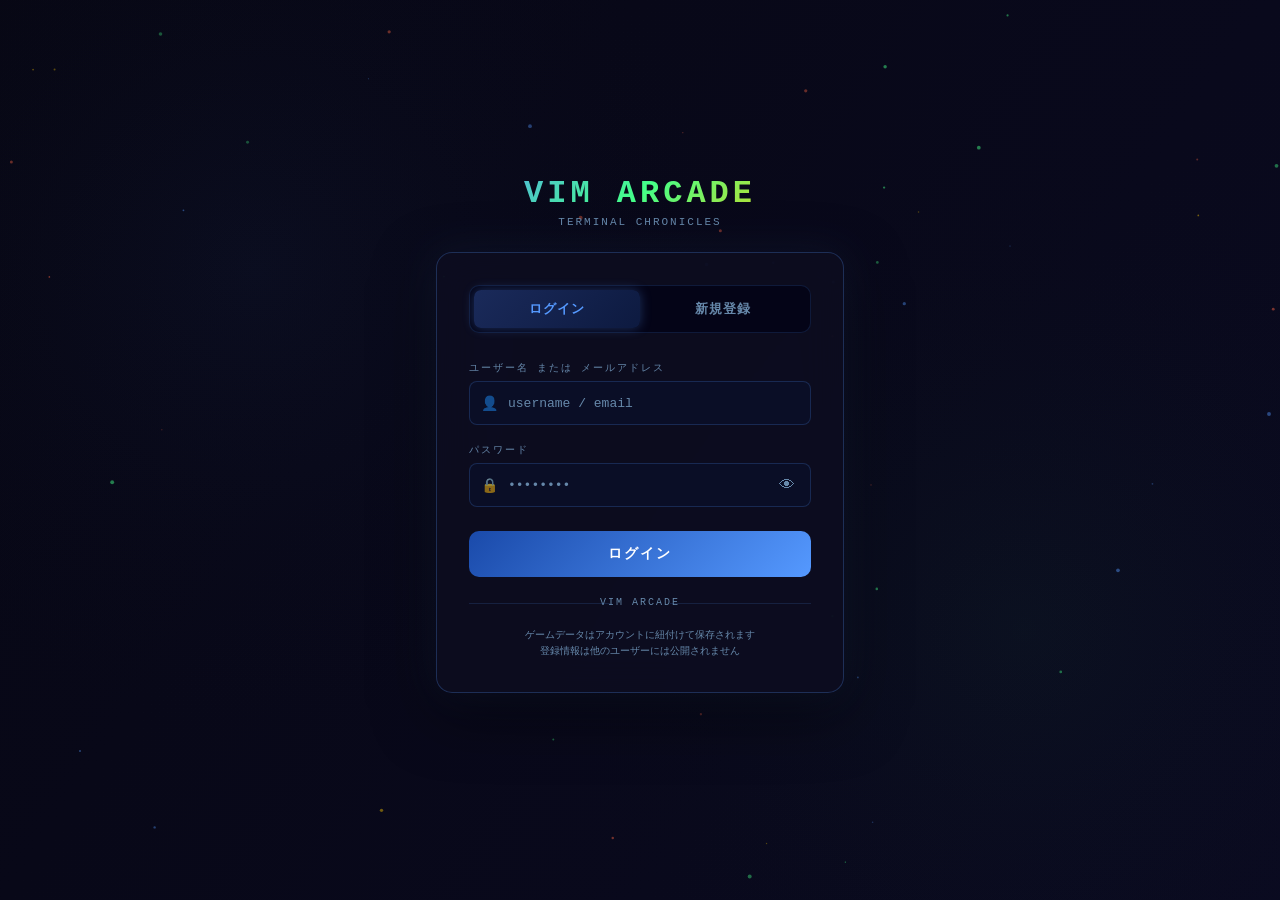
<file: admin.html>
<!DOCTYPE html>
<html lang="ja">
<head>
  <meta charset="UTF-8">
  <meta name="viewport" content="width=device-width, initial-scale=1.0">
  <title>VIM ARCADE — 管理画面</title>
  <style>
    *, *::before, *::after { box-sizing: border-box; margin: 0; padding: 0; }

    :root {
      --bg:       #060610;
      --side:     #0a0a1e;
      --card:     #0d0d22;
      --card2:    #111128;
      --border:   rgba(85,153,255,0.15);
      --border-h: rgba(85,153,255,0.5);
      --blue:     #5599ff;
      --green:    #44ff88;
      --gold:     #ffcc00;
      --red:      #ff4466;
      --orange:   #ff8844;
      --purple:   #cc66ff;
      --text:     #ddeeff;
      --sub:      #5577aa;
      --sidebar-w: 220px;
    }

    body {
      min-height: 100vh;
      background: var(--bg);
      font-family: 'Courier New', Courier, monospace;
      color: var(--text);
      display: flex;
    }

    /* ── Sidebar ── */
    .sidebar {
      width: var(--sidebar-w);
      min-height: 100vh;
      background: var(--side);
      border-right: 1px solid var(--border);
      display: flex;
      flex-direction: column;
      position: fixed; left: 0; top: 0; bottom: 0;
      z-index: 100;
    }

    .sidebar-logo {
      padding: 24px 20px 20px;
      border-bottom: 1px solid var(--border);
    }
    .sidebar-logo h2 {
      font-size: 14px;
      letter-spacing: 3px;
      background: linear-gradient(135deg, #5599ff, #44ff88);
      -webkit-background-clip: text;
      -webkit-text-fill-color: transparent;
      background-clip: text;
    }
    .sidebar-logo p {
      font-size: 10px;
      color: var(--sub);
      margin-top: 4px;
      letter-spacing: 1px;
    }

    .sidebar-admin {
      padding: 16px 20px;
      border-bottom: 1px solid var(--border);
      font-size: 11px;
    }
    .sidebar-admin .label { color: var(--sub); font-size: 9px; letter-spacing: 2px; margin-bottom: 4px; }
    .sidebar-admin .name  { color: var(--gold); font-weight: bold; }

    .nav { padding: 12px 0; flex: 1; }
    .nav-item {
      display: flex;
      align-items: center;
      gap: 10px;
      padding: 11px 20px;
      font-size: 12px;
      color: var(--sub);
      cursor: pointer;
      border-left: 3px solid transparent;
      transition: all 0.15s;
      text-decoration: none;
    }
    .nav-item:hover { background: rgba(85,153,255,0.06); color: var(--text); }
    .nav-item.active { border-left-color: var(--blue); background: rgba(85,153,255,0.08); color: var(--blue); }
    .nav-icon { font-size: 16px; width: 20px; text-align: center; }

    .sidebar-footer {
      padding: 16px 20px;
      border-top: 1px solid var(--border);
    }
    .btn-logout {
      width: 100%;
      padding: 9px;
      background: rgba(255,68,102,0.1);
      border: 1px solid rgba(255,68,102,0.3);
      border-radius: 6px;
      color: #ff6680;
      font-family: inherit;
      font-size: 11px;
      cursor: pointer;
      transition: all 0.2s;
      letter-spacing: 1px;
    }
    .btn-logout:hover { background: rgba(255,68,102,0.2); border-color: var(--red); }

    /* ── Main ── */
    .main {
      margin-left: var(--sidebar-w);
      flex: 1;
      padding: 28px;
      overflow-y: auto;
    }

    .page { display: none; }
    .page.active { display: block; }

    /* ── Page header ── */
    .page-header {
      display: flex;
      align-items: center;
      justify-content: space-between;
      margin-bottom: 24px;
      padding-bottom: 16px;
      border-bottom: 1px solid var(--border);
    }
    .page-title { font-size: 18px; font-weight: bold; letter-spacing: 2px; }
    .page-sub   { font-size: 11px; color: var(--sub); margin-top: 3px; }

    /* ── Stat cards ── */
    .stats-grid {
      display: grid;
      grid-template-columns: repeat(auto-fill, minmax(160px, 1fr));
      gap: 14px;
      margin-bottom: 28px;
    }
    .stat-card {
      background: var(--card);
      border: 1px solid var(--border);
      border-radius: 12px;
      padding: 18px;
      transition: border-color 0.2s, transform 0.2s;
    }
    .stat-card:hover { border-color: var(--border-h); transform: translateY(-2px); }
    .stat-label { font-size: 9px; letter-spacing: 2px; color: var(--sub); margin-bottom: 10px; text-transform: uppercase; }
    .stat-value { font-size: 30px; font-weight: bold; line-height: 1; }
    .stat-note  { font-size: 10px; color: var(--sub); margin-top: 6px; }
    .c-blue   { color: var(--blue); }
    .c-green  { color: var(--green); }
    .c-gold   { color: var(--gold); }
    .c-red    { color: var(--red); }
    .c-purple { color: var(--purple); }
    .c-orange { color: var(--orange); }

    /* ── Table ── */
    .table-wrap {
      background: var(--card);
      border: 1px solid var(--border);
      border-radius: 12px;
      overflow: hidden;
    }
    .table-toolbar {
      display: flex;
      align-items: center;
      gap: 12px;
      padding: 14px 16px;
      border-bottom: 1px solid var(--border);
      flex-wrap: wrap;
    }
    .table-toolbar input {
      flex: 1; min-width: 160px;
      padding: 8px 12px;
      background: rgba(10,15,40,0.8);
      border: 1px solid rgba(85,153,255,0.2);
      border-radius: 6px;
      color: var(--text);
      font-family: inherit;
      font-size: 12px;
      outline: none;
    }
    .table-toolbar input:focus { border-color: var(--blue); }
    .filter-btn {
      padding: 7px 12px;
      background: rgba(85,153,255,0.08);
      border: 1px solid rgba(85,153,255,0.2);
      border-radius: 6px;
      color: var(--sub);
      font-family: inherit;
      font-size: 11px;
      cursor: pointer;
      transition: all 0.15s;
      letter-spacing: 1px;
    }
    .filter-btn.active, .filter-btn:hover { border-color: var(--blue); color: var(--blue); background: rgba(85,153,255,0.12); }

    table { width: 100%; border-collapse: collapse; }
    thead th {
      padding: 10px 14px;
      text-align: left;
      font-size: 9px;
      letter-spacing: 2px;
      color: var(--sub);
      border-bottom: 1px solid var(--border);
      text-transform: uppercase;
      white-space: nowrap;
    }
    tbody tr { border-bottom: 1px solid rgba(85,153,255,0.07); transition: background 0.1s; }
    tbody tr:last-child { border-bottom: none; }
    tbody tr:hover { background: rgba(85,153,255,0.04); }
    tbody td { padding: 10px 14px; font-size: 12px; vertical-align: middle; }
    .td-mono { font-family: monospace; }

    /* ── Badges ── */
    .badge {
      display: inline-block;
      padding: 2px 7px;
      border-radius: 4px;
      font-size: 9px;
      letter-spacing: 1px;
      font-weight: bold;
      text-transform: uppercase;
    }
    .badge-admin  { background: rgba(255,204,0,0.15); color: var(--gold); border: 1px solid rgba(255,204,0,0.3); }
    .badge-user   { background: rgba(85,153,255,0.1); color: var(--blue); border: 1px solid rgba(85,153,255,0.2); }
    .badge-ban    { background: rgba(255,68,102,0.12); color: var(--red);  border: 1px solid rgba(255,68,102,0.3); }
    .badge-active { background: rgba(68,255,136,0.1); color: var(--green); border: 1px solid rgba(68,255,136,0.2); }

    /* ── Action buttons ── */
    .action-btns { display: flex; gap: 6px; flex-wrap: wrap; }
    .act-btn {
      padding: 4px 10px;
      border-radius: 4px;
      font-size: 10px;
      font-family: inherit;
      cursor: pointer;
      border: 1px solid;
      transition: all 0.15s;
      letter-spacing: 0.5px;
    }
    .act-ban    { background: rgba(255,136,68,0.1); border-color: rgba(255,136,68,0.3); color: var(--orange); }
    .act-ban:hover { background: rgba(255,136,68,0.22); }
    .act-del    { background: rgba(255,68,102,0.1); border-color: rgba(255,68,102,0.3); color: var(--red); }
    .act-del:hover { background: rgba(255,68,102,0.22); }
    .act-promo  { background: rgba(255,204,0,0.08); border-color: rgba(255,204,0,0.25); color: var(--gold); }
    .act-promo:hover { background: rgba(255,204,0,0.16); }
    .act-view   { background: rgba(85,153,255,0.08); border-color: rgba(85,153,255,0.25); color: var(--blue); }
    .act-view:hover { background: rgba(85,153,255,0.18); }
    .act-note   { background: rgba(204,102,255,0.08); border-color: rgba(204,102,255,0.25); color: var(--purple); }
    .act-note:hover { background: rgba(204,102,255,0.18); }

    /* ── Modal ── */
    .modal-bg {
      position: fixed; inset: 0;
      background: rgba(0,0,0,0.75);
      z-index: 999;
      display: none;
      align-items: center;
      justify-content: center;
      padding: 20px;
    }
    .modal-bg.open { display: flex; }
    .modal {
      background: var(--card2);
      border: 1px solid var(--border-h);
      border-radius: 14px;
      padding: 28px;
      max-width: 540px;
      width: 100%;
      max-height: 80vh;
      overflow-y: auto;
      box-shadow: 0 20px 60px rgba(0,0,0,0.7);
    }
    .modal h3 { font-size: 15px; margin-bottom: 18px; letter-spacing: 2px; }
    .modal-close {
      float: right;
      background: none;
      border: none;
      color: var(--sub);
      font-size: 18px;
      cursor: pointer;
      padding: 0 4px;
    }
    .modal-close:hover { color: var(--text); }

    .detail-row { display: flex; gap: 12px; margin-bottom: 10px; font-size: 12px; }
    .detail-label { color: var(--sub); min-width: 120px; flex-shrink: 0; }
    .detail-value { color: var(--text); word-break: break-all; }

    .save-json {
      background: rgba(0,0,0,0.5);
      border: 1px solid var(--border);
      border-radius: 6px;
      padding: 12px;
      font-size: 10px;
      color: var(--green);
      white-space: pre-wrap;
      word-break: break-all;
      max-height: 220px;
      overflow-y: auto;
      margin-top: 8px;
    }

    .note-input {
      width: 100%;
      padding: 10px;
      background: rgba(10,15,40,0.8);
      border: 1px solid rgba(85,153,255,0.2);
      border-radius: 6px;
      color: var(--text);
      font-family: inherit;
      font-size: 12px;
      outline: none;
      resize: vertical;
      min-height: 70px;
      margin-top: 6px;
    }
    .note-input:focus { border-color: var(--blue); }

    .btn-primary {
      padding: 9px 18px;
      background: linear-gradient(135deg, #1a4aaa, #5599ff);
      border: none;
      border-radius: 6px;
      color: #fff;
      font-family: inherit;
      font-size: 12px;
      cursor: pointer;
      margin-top: 12px;
      letter-spacing: 1px;
    }
    .btn-primary:hover { opacity: 0.9; }

    /* ── Empty state ── */
    .empty {
      text-align: center;
      padding: 48px 20px;
      color: var(--sub);
      font-size: 13px;
    }
    .empty-icon { font-size: 40px; margin-bottom: 12px; }

    /* ── Responsive ── */
    @media (max-width: 700px) {
      .sidebar { transform: translateX(-100%); }
      .main { margin-left: 0; padding: 16px; }
    }

    /* ── Toast ── */
    #toast {
      position: fixed;
      bottom: 24px; right: 24px;
      background: rgba(14,14,32,0.97);
      border: 1px solid var(--border-h);
      border-radius: 8px;
      padding: 12px 18px;
      font-size: 12px;
      color: var(--green);
      z-index: 9999;
      opacity: 0;
      transform: translateY(10px);
      transition: all 0.25s;
      pointer-events: none;
    }
    #toast.show { opacity: 1; transform: translateY(0); }

    /* ── Scrollbar ── */
    ::-webkit-scrollbar { width: 6px; }
    ::-webkit-scrollbar-track { background: transparent; }
    ::-webkit-scrollbar-thumb { background: rgba(85,153,255,0.2); border-radius: 3px; }
    ::-webkit-scrollbar-thumb:hover { background: rgba(85,153,255,0.4); }

    .refresh-btn {
      padding: 7px 14px;
      background: rgba(68,255,136,0.08);
      border: 1px solid rgba(68,255,136,0.25);
      border-radius: 6px;
      color: var(--green);
      font-family: inherit;
      font-size: 11px;
      cursor: pointer;
      transition: all 0.15s;
    }
    .refresh-btn:hover { background: rgba(68,255,136,0.16); }
  /* ── Admin PIN overlay ── */
  #admin-pin-overlay {
    position: fixed; inset: 0;
    background: #060610;
    display: flex; align-items: center; justify-content: center;
    z-index: 9999;
    font-family: 'Courier New', Courier, monospace;
  }
  #admin-pin-box {
    background: rgba(14,14,32,0.95);
    border: 1px solid rgba(85,153,255,0.35);
    border-radius: 16px;
    padding: 36px 32px;
    width: 100%; max-width: 400px;
    box-shadow: 0 0 40px rgba(85,153,255,0.12);
  }
  #admin-pin-box h2 {
    font-size: 16px; letter-spacing: 3px;
    background: linear-gradient(135deg,#5599ff,#44ff88);
    -webkit-background-clip: text; -webkit-text-fill-color: transparent;
    background-clip: text; margin-bottom: 6px;
  }
  #admin-pin-box p { font-size: 11px; color: #5577aa; margin-bottom: 24px; letter-spacing: 1px; }
  #admin-pin-input {
    width: 100%; padding: 12px 14px;
    background: rgba(10,15,40,0.9);
    border: 1px solid rgba(85,153,255,0.3);
    border-radius: 8px; color: #ddeeff;
    font-family: inherit; font-size: 16px; outline: none;
    margin-bottom: 12px;
    letter-spacing: 3px;
  }
  #admin-pin-input:focus { border-color: #5599ff; box-shadow: 0 0 0 3px rgba(85,153,255,0.15); }
  #admin-pin-err { font-size: 11px; color: #ff6677; margin-bottom: 10px; min-height: 16px; }
  #admin-pin-submit {
    width: 100%; padding: 12px;
    background: linear-gradient(135deg,#1a4aaa,#5599ff);
    border: none; border-radius: 8px;
    color: #fff; font-family: inherit; font-size: 13px;
    font-weight: bold; letter-spacing: 2px; cursor: pointer;
  }
  #admin-pin-submit:hover { opacity: 0.9; }
  #admin-pin-submit:disabled { opacity: 0.5; cursor: not-allowed; }
  /* セットアップ用ハッシュ表示 */
  #admin-hash-display {
    background: rgba(68,255,136,0.07);
    border: 1px solid rgba(68,255,136,0.3);
    border-radius: 8px; padding: 12px; margin-top: 14px;
    font-size: 10px; color: #44ff88; word-break: break-all; line-height: 1.7;
    display: none;
  }
  #admin-hash-display strong { display: block; margin-bottom: 6px; font-size: 11px; }
  #admin-copy-btn {
    margin-top: 8px; padding: 6px 12px;
    background: rgba(68,255,136,0.12);
    border: 1px solid rgba(68,255,136,0.4);
    border-radius: 6px; color: #44ff88;
    font-family: inherit; font-size: 11px; cursor: pointer;
  }
  </style>
</head>
<body>

<!-- ── 管理者PIN認証オーバーレイ ── -->
<div id="admin-pin-overlay">
  <div id="admin-pin-box">
    <h2>VIM ARCADE</h2>
    <p id="admin-pin-label">ADMIN PIN</p>
    <input type="password" id="admin-pin-input" placeholder="管理者PINを入力" maxlength="64" autocomplete="off">
    <div id="admin-pin-err"></div>
    <button id="admin-pin-submit">確認</button>
    <!-- セットアップ時のみ表示 -->
    <div id="admin-hash-display">
      <strong>⬇ このハッシュをauth.jsの ADMIN_SECRET_HASH に貼り付けてください</strong>
      <span id="admin-hash-val"></span>
      <button id="admin-copy-btn" onclick="copyHash()">コピー</button>
    </div>
  </div>
</div>

<!-- Sidebar -->
<aside class="sidebar">
  <div class="sidebar-logo">
    <h2>VIM ARCADE</h2>
    <p>ADMIN PANEL</p>
  </div>
  <div class="sidebar-admin">
    <div class="label">LOGGED IN AS</div>
    <div class="name" id="admin-name">—</div>
  </div>
  <nav class="nav">
    <a class="nav-item active" onclick="showPage('dashboard')">
      <span class="nav-icon">📊</span> ダッシュボード
    </a>
    <a class="nav-item" onclick="showPage('users')">
      <span class="nav-icon">👥</span> ユーザー管理
    </a>
    <a class="nav-item" onclick="showPage('saves')">
      <span class="nav-icon">💾</span> セーブデータ
    </a>
    <a class="nav-item" onclick="showPage('codes')">
      <span class="nav-icon">🔑</span> コード管理
    </a>
    <a class="nav-item" onclick="showPage('github')">
      <span class="nav-icon">📡</span> GitHub監視
    </a>
    <a class="nav-item" onclick="showPage('activity')">
      <span class="nav-icon">🔍</span> アクティビティ
    </a>
    <a class="nav-item" onclick="location.href='index.html'">
      <span class="nav-icon">🎮</span> ゲームに戻る
    </a>
  </nav>
  <div class="sidebar-footer">
    <button class="btn-logout" onclick="doLogout()">⏻  ログアウト</button>
  </div>
</aside>

<!-- Main content -->
<main class="main">

  <!-- ── Dashboard ── -->
  <div class="page active" id="page-dashboard">
    <div class="page-header">
      <div>
        <div class="page-title">📊 ダッシュボード</div>
        <div class="page-sub">ユーザー統計とゲーム状況</div>
      </div>
      <button class="refresh-btn" onclick="refreshAll()">↻ 更新</button>
    </div>

    <div class="stats-grid" id="stats-grid">
      <!-- populated by JS -->
    </div>

    <div class="table-wrap">
      <div class="table-toolbar">
        <span style="font-size:12px;color:var(--sub);">最近のログイン</span>
      </div>
      <table>
        <thead>
          <tr>
            <th>ユーザー名</th>
            <th>最終ログイン</th>
            <th>ログイン回数</th>
            <th>ロール</th>
            <th>状態</th>
          </tr>
        </thead>
        <tbody id="recent-table"></tbody>
      </table>
    </div>
  </div>

  <!-- ── User Management ── -->
  <div class="page" id="page-users">
    <div class="page-header">
      <div>
        <div class="page-title">👥 ユーザー管理</div>
        <div class="page-sub">登録ユーザーの確認・管理</div>
      </div>
      <button class="refresh-btn" onclick="loadUsers()">↻ 更新</button>
    </div>

    <div class="table-wrap">
      <div class="table-toolbar">
        <input type="text" id="user-search" placeholder="🔍 ユーザー名・メールで検索…" oninput="filterUsers()">
        <button class="filter-btn active" onclick="setFilter(this,'all')">全員</button>
        <button class="filter-btn" onclick="setFilter(this,'admin')">管理者</button>
        <button class="filter-btn" onclick="setFilter(this,'banned')">BAN済</button>
        <button class="filter-btn" onclick="setFilter(this,'active')">本日アクティブ</button>
      </div>
      <table>
        <thead>
          <tr>
            <th>#</th>
            <th>ユーザー名</th>
            <th>メールアドレス</th>
            <th>登録日時</th>
            <th>最終ログイン</th>
            <th>ログイン回数</th>
            <th>ロール</th>
            <th>状態</th>
            <th>操作</th>
          </tr>
        </thead>
        <tbody id="user-table"></tbody>
      </table>
    </div>
  </div>

  <!-- ── Code Management ── -->
  <div class="page" id="page-codes">
    <div class="page-header">
      <div>
        <div class="page-title">🔑 コード管理</div>
        <div class="page-sub">VIPコードの発行・管理</div>
      </div>
      <button class="refresh-btn" onclick="loadCodes()">↻ 更新</button>
    </div>

    <!-- Stats row -->
    <div class="stats-grid" id="code-stats-grid" style="margin-bottom:16px;"></div>

    <!-- Generator -->
    <div class="table-wrap" style="margin-bottom:16px;padding:16px;">
      <div style="font-size:13px;font-weight:bold;color:var(--gold);margin-bottom:10px;">🎟 新規コード発行</div>
      <div style="display:flex;gap:10px;align-items:center;flex-wrap:wrap;">
        <select id="code-type-sel" style="background:var(--card2);border:1px solid var(--border);color:var(--text);font-family:monospace;font-size:12px;padding:6px 10px;border-radius:4px;">
          <option value="premium">プレミアム (VIM-...)</option>
          <option value="sponsor">スポンサー (SPO-...)</option>
        </select>
        <input type="number" id="code-qty" value="1" min="1" max="20" style="width:64px;background:var(--card2);border:1px solid var(--border);color:var(--text);font-family:monospace;font-size:12px;padding:6px 10px;border-radius:4px;text-align:center;">
        <span style="font-size:11px;color:var(--sub)">枚</span>
        <button class="btn-primary" onclick="adminGenerateCodes()" style="padding:7px 18px;">発行する</button>
      </div>
      <div id="code-gen-result" style="margin-top:12px;font-family:monospace;font-size:12px;color:var(--green);white-space:pre;"></div>
    </div>

    <!-- Code list -->
    <div class="table-wrap">
      <div class="table-toolbar">
        <span style="font-size:12px;color:var(--sub);">発行済みコード一覧</span>
        <button class="filter-btn active" onclick="setCodeFilter(this,'all')">全て</button>
        <button class="filter-btn" onclick="setCodeFilter(this,'available')">未使用</button>
        <button class="filter-btn" onclick="setCodeFilter(this,'used')">使用済</button>
        <button class="filter-btn" onclick="setCodeFilter(this,'revoked')">無効化</button>
      </div>
      <table>
        <thead>
          <tr>
            <th>コード</th>
            <th>種別</th>
            <th>発行日時</th>
            <th>使用者</th>
            <th>使用日時</th>
            <th>状態</th>
            <th>操作</th>
          </tr>
        </thead>
        <tbody id="code-table"></tbody>
      </table>
    </div>
  </div>

  <!-- ── Save Data ── -->
  <div class="page" id="page-saves">
    <div class="page-header">
      <div>
        <div class="page-title">💾 セーブデータ</div>
        <div class="page-sub">ユーザーのゲーム進捗</div>
      </div>
      <button class="refresh-btn" onclick="loadSaves()">↻ 更新</button>
    </div>
    <div class="table-wrap">
      <table>
        <thead>
          <tr>
            <th>ユーザー名</th>
            <th>VimMan Lv</th>
            <th>VimMan World</th>
            <th>LinuxBattle Ch</th>
            <th>LB-XP</th>
            <th>保存日時</th>
            <th>操作</th>
          </tr>
        </thead>
        <tbody id="save-table"></tbody>
      </table>
    </div>
  </div>

  <!-- ── GitHub Monitor ── -->
  <div class="page" id="page-github">
    <div class="page-header">
      <div>
        <div class="page-title">📡 GitHub 監視</div>
        <div class="page-sub">VIM ARCADE リポジトリ + GitHub 動向</div>
      </div>
      <button class="refresh-btn" onclick="loadGithub()">↻ 更新</button>
    </div>

    <!-- Repo Stats -->
    <div class="stats-grid" id="gh-stats-grid" style="margin-bottom:16px;">
      <div class="stat-card"><div class="stat-val" id="gh-stars">—</div><div class="stat-label">Stars</div></div>
      <div class="stat-card"><div class="stat-val" id="gh-forks">—</div><div class="stat-label">Forks</div></div>
      <div class="stat-card"><div class="stat-val" id="gh-watchers">—</div><div class="stat-label">Watchers</div></div>
      <div class="stat-card"><div class="stat-val" id="gh-open-issues">—</div><div class="stat-label">Issues</div></div>
    </div>

    <!-- Recent Commits -->
    <div class="table-wrap" style="margin-bottom:16px;">
      <div class="table-toolbar">
        <span style="font-size:12px;color:var(--sub);">📝 最近のコミット — Yu-philia-ctrl/vimman-game</span>
        <span id="gh-commit-updated" style="font-size:10px;color:var(--sub);"></span>
      </div>
      <div id="gh-commits-list" style="padding:8px 0;">
        <div style="color:var(--sub);font-size:12px;padding:12px;">読み込み中...</div>
      </div>
    </div>

    <!-- Recent Events -->
    <div class="table-wrap" style="margin-bottom:16px;">
      <div class="table-toolbar">
        <span style="font-size:12px;color:var(--sub);">⚡ リポジトリイベント</span>
      </div>
      <div id="gh-events-list" style="padding:8px 0;">
        <div style="color:var(--sub);font-size:12px;padding:12px;">読み込み中...</div>
      </div>
    </div>

    <!-- GitHub Rate Limit Info -->
    <div id="gh-rate-info" style="font-size:10px;color:var(--sub);text-align:right;margin-top:4px;"></div>
  </div>

  <!-- ── Activity Monitor ── -->
  <div class="page" id="page-activity">
    <div class="page-header">
      <div>
        <div class="page-title">🔍 アクティビティ監視</div>
        <div class="page-sub">ユーザー行動ログ・操作パターン分析</div>
      </div>
      <button class="refresh-btn" onclick="loadActivity()">↻ 更新</button>
    </div>

    <!-- Activity stats -->
    <div class="stats-grid" id="activity-stats-grid" style="margin-bottom:16px;"></div>

    <!-- Login timeline -->
    <div class="table-wrap" style="margin-bottom:16px;">
      <div class="table-toolbar">
        <span style="font-size:12px;color:var(--sub);">🕐 ログインタイムライン（直近ユーザー順）</span>
      </div>
      <table>
        <thead>
          <tr>
            <th>ユーザー名</th>
            <th>最終ログイン</th>
            <th>経過時間</th>
            <th>ログイン回数</th>
            <th>セーブ</th>
            <th>状態</th>
          </tr>
        </thead>
        <tbody id="activity-timeline-body"></tbody>
      </table>
    </div>

    <!-- Hourly pattern -->
    <div class="table-wrap">
      <div class="table-toolbar">
        <span style="font-size:12px;color:var(--sub);">📊 登録時刻分布（時間帯別）</span>
      </div>
      <div id="activity-hourly" style="padding:12px;display:grid;grid-template-columns:repeat(24,1fr);gap:2px;align-items:end;height:80px;"></div>
      <div style="display:flex;justify-content:space-between;padding:0 12px 8px;font-size:9px;color:var(--sub);">
        <span>0:00</span><span>6:00</span><span>12:00</span><span>18:00</span><span>23:00</span>
      </div>
    </div>
  </div>

</main>

<!-- User detail modal -->
<div class="modal-bg" id="modal-user">
  <div class="modal">
    <button class="modal-close" onclick="closeModal('modal-user')">✕</button>
    <h3 id="modal-username">ユーザー詳細</h3>
    <div id="modal-details"></div>
  </div>
</div>

<!-- Note modal -->
<div class="modal-bg" id="modal-note">
  <div class="modal" style="max-width:420px">
    <button class="modal-close" onclick="closeModal('modal-note')">✕</button>
    <h3>📝 管理メモ</h3>
    <div style="font-size:11px;color:var(--sub);margin-bottom:8px;" id="note-user-label"></div>
    <textarea class="note-input" id="note-input" placeholder="このユーザーへのメモ…"></textarea>
    <button class="btn-primary" onclick="saveNote()">保存</button>
  </div>
</div>

<!-- Toast -->
<div id="toast"></div>

<script src="auth.js"></script>
<script src="premium.js"></script>
<script>
  // ── Auth guard (ログイン＋メール一致チェック) ──────────────────
  (function() {
    if (!window.GameAuth || !window.GameAuth.isLoggedIn()) {
      // ログイン後に admin.html へ戻れるよう ?next= を付与
      location.replace('login.html?next=admin.html'); return;
    }
    if (!window.GameAuth.isAdmin()) {
      // 権限なし — 専用エラーオーバーレイを表示（body を非表示にして）
      document.addEventListener('DOMContentLoaded', function() {
        // サイドバー・メインを隠す
        document.querySelectorAll('.sidebar,.main').forEach(el => el.style.display='none');
        const ov = document.createElement('div');
        ov.style.cssText = 'position:fixed;inset:0;background:#060610;display:flex;align-items:center;justify-content:center;font-family:monospace;z-index:9999;';
        ov.innerHTML = `
          <div style="text-align:center;padding:40px 32px;max-width:360px;">
            <div style="font-size:48px;margin-bottom:16px;">🚫</div>
            <div style="font-size:18px;font-weight:700;color:#ff6677;margin-bottom:10px;letter-spacing:2px;">ACCESS DENIED</div>
            <div style="font-size:12px;color:#556688;line-height:1.8;margin-bottom:24px;">
              管理者権限がありません。<br>
              オーナーアカウントでログインしてください。
            </div>
            <div style="display:flex;flex-direction:column;gap:10px;">
              <a href="login.html?next=admin.html" style="display:block;padding:12px;background:linear-gradient(135deg,#1a4aaa,#5599ff);color:#fff;text-decoration:none;border-radius:8px;font-size:13px;font-weight:700;letter-spacing:1px;">→ ログインページへ</a>
              <a href="index.html" style="display:block;padding:10px;background:rgba(85,153,255,0.1);border:1px solid rgba(85,153,255,0.3);color:#88aaff;text-decoration:none;border-radius:8px;font-size:12px;">← ゲームに戻る</a>
            </div>
          </div>`;
        document.body.appendChild(ov);
      });
      return;
    }
  })();

  // ── State ─────────────────────────────────────────────────────
  let allUsers    = [];
  let filterMode  = 'all';
  let noteTarget  = null;

  // ── Admin PIN overlay ──────────────────────────────────────────
  // セッション内でPIN認証済みかチェック（sessionStorageに保存）
  const ADMIN_PIN_SESSION_KEY = 'va_admin_verified';

  function isSessionVerified() {
    return sessionStorage.getItem(ADMIN_PIN_SESSION_KEY) === '1';
  }

  function showAdminContent() {
    document.getElementById('admin-pin-overlay').style.display = 'none';
    const me = window.GameAuth.getCurrentUser();
    document.getElementById('admin-name').textContent = me ? me.username : '—';
    refreshAll();
  }

  function copyHash() {
    const val = document.getElementById('admin-hash-val').textContent;
    navigator.clipboard.writeText(val).then(() => {
      document.getElementById('admin-copy-btn').textContent = 'コピー済！';
      setTimeout(() => { document.getElementById('admin-copy-btn').textContent = 'コピー'; }, 2000);
    });
  }

  window.addEventListener('DOMContentLoaded', async function() {
    const overlay  = document.getElementById('admin-pin-overlay');
    const input    = document.getElementById('admin-pin-input');
    const errEl    = document.getElementById('admin-pin-err');
    const submitBtn= document.getElementById('admin-pin-submit');
    const labelEl  = document.getElementById('admin-pin-label');
    const hashDisp = document.getElementById('admin-hash-display');
    const hashVal  = document.getElementById('admin-hash-val');

    // セッション内で既に認証済みならスキップ
    if (isSessionVerified()) { showAdminContent(); return; }

    const storedHash = window.GameAuth.getAdminSecretHash();

    if (!storedHash) {
      // ── セットアップモード ──────────────────────────────────────
      // ADMIN_SECRET_HASHが未設定 → PINを決めてハッシュ生成
      labelEl.textContent = 'ADMIN PIN — 初回セットアップ';
      submitBtn.textContent = 'ハッシュを生成する';
      input.placeholder = '新しい管理者PINを入力（自由に決めてください）';

      submitBtn.addEventListener('click', async function() {
        const pin = input.value.trim();
        if (pin.length < 4) { errEl.textContent = '4文字以上のPINを入力してください'; return; }
        submitBtn.disabled = true;
        const hash = await window.GameAuth.hashAdminPin(pin);
        hashVal.textContent = hash;
        hashDisp.style.display = 'block';
        errEl.textContent = '';
        submitBtn.disabled = false;
      });
    } else {
      // ── 通常認証モード ─────────────────────────────────────────
      labelEl.textContent = 'ADMIN PIN';
      submitBtn.textContent = '確認';

      async function doVerify() {
        const pin = input.value.trim();
        if (!pin) { errEl.textContent = 'PINを入力してください'; return; }
        submitBtn.disabled = true;
        errEl.textContent = '';
        const ok = await window.GameAuth.verifyAdminPin(pin);
        submitBtn.disabled = false;
        if (ok) {
          sessionStorage.setItem(ADMIN_PIN_SESSION_KEY, '1');
          showAdminContent();
        } else {
          errEl.textContent = 'PINが違います';
          input.value = '';
          input.focus();
        }
      }

      submitBtn.addEventListener('click', doVerify);
      input.addEventListener('keydown', function(e) {
        if (e.key === 'Enter') doVerify();
      });
      input.focus();
    }
  });

  function refreshAll() {
    loadStats();
    loadUsers();
    loadRecentLogins();
    if (document.getElementById('page-saves').classList.contains('active')) loadSaves();
  }

  // ── Page navigation ───────────────────────────────────────────
  function showPage(name) {
    document.querySelectorAll('.page').forEach(p => p.classList.remove('active'));
    document.querySelectorAll('.nav-item').forEach(n => n.classList.remove('active'));
    document.getElementById('page-' + name).classList.add('active');
    event.currentTarget.classList.add('active');
    if (name === 'saves')    loadSaves();
    if (name === 'codes')    loadCodes();
    if (name === 'github')   loadGithub();
    if (name === 'activity') loadActivity();
  }

  // ── Stats ─────────────────────────────────────────────────────
  function loadStats() {
    const s = window.GameAuth.getStats();
    if (!s) return;
    const grid = document.getElementById('stats-grid');
    grid.innerHTML = [
      { label: '登録ユーザー',   val: s.total,       note: '合計',         cls: 'c-blue',   icon: '👥' },
      { label: '本日アクティブ', val: s.activeToday,  note: '24時間以内',   cls: 'c-green',  icon: '🟢' },
      { label: '新規（7日以内）',val: s.newThisWeek,  note: '過去7日',      cls: 'c-purple', icon: '✨' },
      { label: '管理者',         val: s.admins,       note: 'Admin権限',    cls: 'c-gold',   icon: '⭐' },
      { label: 'BAN済み',        val: s.banned,       note: '制限中',       cls: 'c-red',    icon: '🚫' },
      { label: 'セーブあり',     val: s.hasSave,      note: 'ゲームデータ', cls: 'c-orange', icon: '💾' },
    ].map(c => `
      <div class="stat-card">
        <div class="stat-label">${c.icon} ${c.label}</div>
        <div class="stat-value ${c.cls}">${c.val}</div>
        <div class="stat-note">${c.note}</div>
      </div>
    `).join('');
  }

  // ── Users ─────────────────────────────────────────────────────
  function loadUsers() {
    allUsers = window.GameAuth.getAllUsers();
    renderUsers();
  }

  function setFilter(btn, mode) {
    filterMode = mode;
    document.querySelectorAll('.filter-btn').forEach(b => b.classList.remove('active'));
    btn.classList.add('active');
    renderUsers();
  }

  function filterUsers() { renderUsers(); }

  function renderUsers() {
    const q   = (document.getElementById('user-search').value || '').toLowerCase();
    const now = Date.now();
    const day = 86400000;

    let list = allUsers.filter(u => {
      if (q && !u.username.toLowerCase().includes(q) && !u.email.toLowerCase().includes(q)) return false;
      if (filterMode === 'admin')  return u.isAdmin;
      if (filterMode === 'banned') return u.banned;
      if (filterMode === 'active') return u.lastLogin && (now - new Date(u.lastLogin).getTime()) < day;
      return true;
    });

    const tbody = document.getElementById('user-table');
    if (!list.length) {
      tbody.innerHTML = `<tr><td colspan="9"><div class="empty"><div class="empty-icon">🔍</div>ユーザーが見つかりません</div></td></tr>`;
      return;
    }

    tbody.innerHTML = list.map((u, i) => {
      const roleBadge   = u.isAdmin ? '<span class="badge badge-admin">ADMIN</span>' : '<span class="badge badge-user">USER</span>';
      const premBadge   = u.isPremium ? '<span class="badge" style="background:rgba(180,100,0,0.4);border-color:#ffaa44;color:#ffcc66;">💎</span>' : '';
      const statusBadge = u.banned  ? '<span class="badge badge-ban">BAN</span>'   : '<span class="badge badge-active">ACTIVE</span>';
      const lastLogin   = u.lastLogin ? fmtDate(u.lastLogin) : '<span style="color:var(--sub)">—</span>';
      const note        = u.note ? `<span title="${esc(u.note)}" style="color:var(--purple);cursor:help">📝</span>` : '';

      return `<tr>
        <td style="color:var(--sub);font-size:11px">${i + 1}</td>
        <td><strong>${esc(u.username)}</strong> ${note} ${premBadge}</td>
        <td class="td-mono" style="font-size:11px;color:var(--sub)">${esc(u.email)}</td>
        <td style="font-size:11px;color:var(--sub)">${fmtDate(u.createdAt)}</td>
        <td style="font-size:11px">${lastLogin}</td>
        <td style="color:var(--blue)">${u.loginCount}</td>
        <td>${roleBadge}</td>
        <td>${statusBadge}</td>
        <td>
          <div class="action-btns">
            <button class="act-btn act-view"  onclick="viewUser('${u.id}')">詳細</button>
            ${!u.isAdmin ? `<button class="act-btn act-ban"   onclick="toggleBan('${u.id}')">${u.banned ? '解除' : 'BAN'}</button>` : ''}
            ${!u.isAdmin ? `<button class="act-btn act-promo" onclick="promote('${u.id}')">昇格</button>` : ''}
            ${!u.isAdmin ? `<button class="act-btn" style="color:var(--gold);border-color:var(--gold)55" onclick="${u.isPremium ? 'revokePremiumUser' : 'grantPremiumUser'}('${u.id}')">${u.isPremium ? '💎解除' : '💎付与'}</button>` : ''}
            <button class="act-btn act-note"  onclick="openNote('${u.id}','${esc(u.username)}','${esc(u.note||'')}')">メモ</button>
            ${!u.isAdmin ? `<button class="act-btn act-del"   onclick="deleteUser('${u.id}')">削除</button>` : ''}
          </div>
        </td>
      </tr>`;
    }).join('');
  }

  // ── Recent logins ─────────────────────────────────────────────
  function loadRecentLogins() {
    const users = window.GameAuth.getAllUsers();
    const sorted = users
      .filter(u => u.lastLogin)
      .sort((a, b) => new Date(b.lastLogin) - new Date(a.lastLogin))
      .slice(0, 10);

    const tbody = document.getElementById('recent-table');
    if (!sorted.length) {
      tbody.innerHTML = `<tr><td colspan="5"><div class="empty"><div class="empty-icon">🕐</div>まだログインがありません</div></td></tr>`;
      return;
    }
    tbody.innerHTML = sorted.map(u => `<tr>
      <td><strong>${esc(u.username)}</strong></td>
      <td style="font-size:11px">${fmtDate(u.lastLogin)}</td>
      <td style="color:var(--blue)">${u.loginCount}</td>
      <td>${u.isAdmin ? '<span class="badge badge-admin">ADMIN</span>' : '<span class="badge badge-user">USER</span>'}</td>
      <td>${u.banned ? '<span class="badge badge-ban">BAN</span>' : '<span class="badge badge-active">ACTIVE</span>'}</td>
    </tr>`).join('');
  }

  // ── Save data ─────────────────────────────────────────────────
  function loadSaves() {
    const users = window.GameAuth.getAllUsers().filter(u => u.gameSave);
    const tbody = document.getElementById('save-table');
    if (!users.length) {
      tbody.innerHTML = `<tr><td colspan="7"><div class="empty"><div class="empty-icon">💾</div>セーブデータがありません</div></td></tr>`;
      return;
    }
    tbody.innerHTML = users.map(u => {
      const s = u.gameSave || {};
      return `<tr>
        <td><strong>${esc(u.username)}</strong></td>
        <td style="color:var(--green)">${s.level || '—'}</td>
        <td style="color:var(--blue)">${s.currentWorld ? `W${s.currentWorld}-${s.currentStage||1}` : '—'}</td>
        <td style="color:var(--gold)">${s.lb_chapter !== undefined ? 'Ch.'+(s.lb_chapter+1) : '—'}</td>
        <td style="color:var(--purple)">${s.lb_xp !== undefined ? s.lb_xp : '—'}</td>
        <td style="font-size:11px;color:var(--sub)">${u.gameSaveAt ? fmtDate(u.gameSaveAt) : '—'}</td>
        <td><button class="act-btn act-view" onclick="viewSave('${u.id}')">詳細</button></td>
      </tr>`;
    }).join('');
  }

  // ── Code Management ───────────────────────────────────────────
  let allCodes     = [];
  let codeFilter   = 'all';

  function loadCodes() {
    if (!window.GamePremium) return;
    allCodes = window.GamePremium.getAllCodes();
    renderCodeStats();
    renderCodes();
  }

  function renderCodeStats() {
    if (!window.GamePremium) return;
    const s = window.GamePremium.getStats();
    const grid = document.getElementById('code-stats-grid');
    if (!grid) return;
    grid.innerHTML = [
      { label: '発行済み合計', val: s.total,     cls: 'c-blue',   icon: '🎟' },
      { label: '未使用',       val: s.available, cls: 'c-green',  icon: '✅' },
      { label: '使用済み',     val: s.used,      cls: 'c-purple', icon: '✔' },
      { label: '無効化済み',   val: s.revoked,   cls: 'c-red',    icon: '🚫' },
    ].map(c => `
      <div class="stat-card">
        <div class="stat-label">${c.icon} ${c.label}</div>
        <div class="stat-value ${c.cls}">${c.val}</div>
      </div>
    `).join('');
  }

  function setCodeFilter(btn, mode) {
    codeFilter = mode;
    document.querySelectorAll('#page-codes .filter-btn').forEach(b => b.classList.remove('active'));
    btn.classList.add('active');
    renderCodes();
  }

  function renderCodes() {
    const tbody = document.getElementById('code-table');
    if (!tbody) return;
    let list = allCodes;
    if (codeFilter === 'available') list = list.filter(c => !c.usedBy && !c.revoked);
    if (codeFilter === 'used')      list = list.filter(c => !!c.usedBy);
    if (codeFilter === 'revoked')   list = list.filter(c => c.revoked);
    if (!list.length) {
      tbody.innerHTML = `<tr><td colspan="7"><div class="empty"><div class="empty-icon">🔑</div>コードがありません</div></td></tr>`;
      return;
    }
    tbody.innerHTML = list.map(c => {
      const statusBadge = c.revoked
        ? '<span class="badge badge-ban">無効</span>'
        : c.usedBy
          ? '<span class="badge badge-admin" style="background:rgba(80,40,120,0.4);border-color:#9955ff;color:#cc88ff;">使用済</span>'
          : '<span class="badge badge-active">未使用</span>';
      const typeBadge = c.type === 'sponsor'
        ? '<span class="badge badge-admin">SPO</span>'
        : '<span class="badge badge-user" style="color:var(--gold);border-color:var(--gold)80;">VIM</span>';
      return `<tr>
        <td class="td-mono" style="font-size:12px;color:var(--gold);letter-spacing:1px;">${esc(c.code)}</td>
        <td>${typeBadge}</td>
        <td style="font-size:11px;color:var(--sub)">${fmtDate(c.createdAt)}</td>
        <td style="color:var(--purple)">${c.usedBy ? esc(c.usedBy) : '<span style="color:var(--sub)">—</span>'}</td>
        <td style="font-size:11px;color:var(--sub)">${c.usedAt ? fmtDate(c.usedAt) : '<span style="color:var(--sub)">—</span>'}</td>
        <td>${statusBadge}</td>
        <td>
          ${!c.revoked && !c.usedBy ? `<button class="act-btn act-ban" onclick="adminRevokeCode('${esc(c.code)}')">無効化</button>` : ''}
          <button class="act-btn act-view" onclick="copyCode('${esc(c.code)}')">コピー</button>
        </td>
      </tr>`;
    }).join('');
  }

  function adminGenerateCodes() {
    if (!window.GamePremium) return;
    const type = document.getElementById('code-type-sel').value;
    const qty  = Math.min(20, Math.max(1, parseInt(document.getElementById('code-qty').value) || 1));
    const codes = window.GamePremium.generateCodes(qty, type);
    const resultEl = document.getElementById('code-gen-result');
    resultEl.textContent = codes.join('\n');
    toast(`${codes.length}件のコードを発行しました`, 'green');
    loadCodes();
  }

  function adminRevokeCode(code) {
    if (!confirm(`コード ${code} を無効化しますか？`)) return;
    if (!window.GamePremium) return;
    window.GamePremium.revokeCode(code);
    toast('コードを無効化しました', 'orange');
    loadCodes();
  }

  function copyCode(code) {
    if (navigator.clipboard) {
      navigator.clipboard.writeText(code).then(function() { toast('コードをコピーしました'); });
    } else {
      toast(code);
    }
  }

  // ── Actions ───────────────────────────────────────────────────
  function toggleBan(id) {
    const user = allUsers.find(u => u.id === id);
    if (!user) return;
    const action = user.banned ? '解除' : 'BAN';
    if (!confirm(`${esc(user.username)} を${action}しますか？`)) return;
    window.GameAuth.banUser(id);
    toast(user.banned ? `${user.username} のBANを解除しました` : `${user.username} をBANしました`, user.banned ? 'green' : 'orange');
    loadUsers(); loadStats();
  }

  function promote(id) {
    const user = allUsers.find(u => u.id === id);
    if (!user) return;
    if (!confirm(`${esc(user.username)} を管理者に昇格しますか？`)) return;
    window.GameAuth.promoteUser(id);
    toast(`${user.username} を管理者に昇格しました`);
    loadUsers(); loadStats();
  }

  function grantPremiumUser(id) {
    const user = allUsers.find(u => u.id === id);
    if (!user || !window.GamePremium) return;
    if (!confirm(`${esc(user.username)} にプレミアムを付与しますか？`)) return;
    window.GamePremium.grantPremium(id);
    toast(`${user.username} にプレミアムを付与しました`, 'green');
    loadUsers();
  }

  function revokePremiumUser(id) {
    const user = allUsers.find(u => u.id === id);
    if (!user || !window.GamePremium) return;
    if (!confirm(`${esc(user.username)} のプレミアムを取り消しますか？`)) return;
    window.GamePremium.revokePremium(id);
    toast(`${user.username} のプレミアムを取り消しました`, 'orange');
    loadUsers();
  }

  function deleteUser(id) {
    const user = allUsers.find(u => u.id === id);
    if (!user) return;
    if (!confirm(`⚠ ${esc(user.username)} を完全削除しますか？\nこの操作は取り消せません。`)) return;
    window.GameAuth.deleteUser(id);
    toast(`${user.username} を削除しました`, 'red');
    loadUsers(); loadStats();
  }

  // ── User detail modal ─────────────────────────────────────────
  function viewUser(id) {
    const u = allUsers.find(u => u.id === id);
    if (!u) return;
    document.getElementById('modal-username').textContent = '👤 ' + u.username;
    document.getElementById('modal-details').innerHTML = `
      ${row('ID', u.id)}
      ${row('ユーザー名', `<strong>${esc(u.username)}</strong>`)}
      ${row('メール', esc(u.email))}
      ${row('ロール', u.isAdmin ? '<span class="badge badge-admin">ADMIN</span>' : '<span class="badge badge-user">USER</span>')}
      ${row('プレミアム', u.isPremium ? `<span style="color:var(--gold)">💎 有効 (${u.premiumType || 'premium'}${u.premiumCode ? ' / ' + esc(u.premiumCode) : ''})</span>` : '<span style="color:var(--sub)">なし</span>')}
      ${row('状態', u.banned ? '<span class="badge badge-ban">BAN中</span>' : '<span class="badge badge-active">ACTIVE</span>')}
      ${row('登録日時', fmtDate(u.createdAt))}
      ${row('最終ログイン', u.lastLogin ? fmtDate(u.lastLogin) : '未ログイン')}
      ${row('ログイン回数', u.loginCount + ' 回')}
      ${u.note ? row('メモ', `<em style="color:var(--purple)">${esc(u.note)}</em>`) : ''}
      ${u.gameSave ? `<div style="margin-top:14px;font-size:11px;color:var(--sub);margin-bottom:4px;">セーブデータ</div>
        <div class="save-json">${JSON.stringify(u.gameSave, null, 2)}</div>` : ''}
    `;
    document.getElementById('modal-user').classList.add('open');
  }

  function viewSave(id) {
    const users = window.GameAuth.getAllUsers();
    const u = users.find(u => u.id === id);
    if (!u) return;
    viewUser(id);
  }

  // ── Note modal ────────────────────────────────────────────────
  function openNote(id, username, note) {
    noteTarget = id;
    document.getElementById('note-user-label').textContent = username;
    document.getElementById('note-input').value = note || '';
    document.getElementById('modal-note').classList.add('open');
  }

  function saveNote() {
    if (!noteTarget) return;
    const note = document.getElementById('note-input').value;
    window.GameAuth.setUserNote(noteTarget, note);
    closeModal('modal-note');
    toast('メモを保存しました');
    loadUsers();
  }

  // ── Helpers ───────────────────────────────────────────────────
  function closeModal(id) { document.getElementById(id).classList.remove('open'); }

  function row(label, val) {
    return `<div class="detail-row"><div class="detail-label">${label}</div><div class="detail-value">${val}</div></div>`;
  }

  function fmtDate(iso) {
    if (!iso) return '—';
    try {
      const d = new Date(iso);
      return d.toLocaleDateString('ja-JP') + ' ' + d.toLocaleTimeString('ja-JP', { hour:'2-digit', minute:'2-digit' });
    } catch(e) { return iso; }
  }

  function esc(s) {
    if (!s) return '';
    return String(s).replace(/&/g,'&amp;').replace(/</g,'&lt;').replace(/>/g,'&gt;').replace(/"/g,'&quot;').replace(/'/g,'&#39;');
  }

  function toast(msg, type) {
    const el = document.getElementById('toast');
    el.textContent = msg;
    el.style.color = type === 'red' ? 'var(--red)' : type === 'orange' ? 'var(--orange)' : 'var(--green)';
    el.classList.add('show');
    setTimeout(() => el.classList.remove('show'), 2800);
  }

  function doLogout() {
    window.GameAuth.logout();
    location.href = 'login.html';
  }

  // Close modal on backdrop click
  document.querySelectorAll('.modal-bg').forEach(bg => {
    bg.addEventListener('click', e => { if (e.target === bg) bg.classList.remove('open'); });
  });

  // ── GitHub Monitor ──────────────────────────────────────────────
  const REPO = 'Yu-philia-ctrl/vimman-game';

  async function loadGithub() {
    const updated = document.getElementById('gh-commit-updated');
    if (updated) updated.textContent = '更新中...';

    // Repo info
    try {
      const r = await fetch(`https://api.github.com/repos/${REPO}`);
      if (r.ok) {
        const d = await r.json();
        document.getElementById('gh-stars').textContent     = d.stargazers_count || 0;
        document.getElementById('gh-forks').textContent     = d.forks_count || 0;
        document.getElementById('gh-watchers').textContent  = d.subscribers_count || 0;
        document.getElementById('gh-open-issues').textContent = d.open_issues_count || 0;
        // Rate limit
        const remaining = r.headers.get('X-RateLimit-Remaining');
        const reset = r.headers.get('X-RateLimit-Reset');
        if (remaining !== null) {
          const resetTime = reset ? new Date(parseInt(reset)*1000).toLocaleTimeString('ja-JP') : '—';
          document.getElementById('gh-rate-info').textContent =
            `GitHub API 残り: ${remaining}/60 リクエスト (リセット: ${resetTime})`;
        }
      }
    } catch(e) { console.warn('GitHub repo fetch failed', e); }

    // Commits
    try {
      const r = await fetch(`https://api.github.com/repos/${REPO}/commits?per_page=10`);
      if (r.ok) {
        const commits = await r.json();
        const list = document.getElementById('gh-commits-list');
        list.innerHTML = commits.map(c => {
          const msg     = (c.commit.message || '').split('\n')[0];
          const author  = c.commit.author.name;
          const dateStr = new Date(c.commit.author.date).toLocaleString('ja-JP');
          const sha     = (c.sha || '').slice(0, 7);
          return `<div style="display:flex;align-items:flex-start;gap:10px;padding:8px 12px;border-bottom:1px solid rgba(85,153,255,0.08);">
            <code style="font-size:10px;color:var(--blue);background:rgba(85,153,255,0.1);padding:2px 6px;border-radius:3px;flex-shrink:0;margin-top:2px;">${sha}</code>
            <div style="flex:1;min-width:0;">
              <div style="font-size:12px;color:var(--text);white-space:nowrap;overflow:hidden;text-overflow:ellipsis;">${escHtml(msg)}</div>
              <div style="font-size:10px;color:var(--sub);margin-top:3px;">${escHtml(author)} · ${dateStr}</div>
            </div>
          </div>`;
        }).join('');
        if (updated) updated.textContent = '更新: ' + new Date().toLocaleTimeString('ja-JP');
      }
    } catch(e) {
      document.getElementById('gh-commits-list').innerHTML =
        '<div style="color:var(--sub);font-size:12px;padding:12px;">取得失敗（GitHub API制限の可能性）</div>';
    }

    // Events
    try {
      const r = await fetch(`https://api.github.com/repos/${REPO}/events?per_page=10`);
      if (r.ok) {
        const events = await r.json();
        const list   = document.getElementById('gh-events-list');
        const iconMap = {
          PushEvent: '📤', IssuesEvent: '🐛', PullRequestEvent: '🔀',
          WatchEvent: '⭐', ForkEvent: '🍴', CreateEvent: '✨',
          DeleteEvent: '🗑', IssueCommentEvent: '💬',
        };
        list.innerHTML = events.length === 0
          ? '<div style="color:var(--sub);font-size:12px;padding:12px;">イベントなし</div>'
          : events.map(ev => {
            const icon   = iconMap[ev.type] || '📌';
            const actor  = ev.actor ? ev.actor.login : '—';
            const date   = new Date(ev.created_at).toLocaleString('ja-JP');
            const evType = ev.type.replace('Event','');
            return `<div style="display:flex;align-items:center;gap:10px;padding:7px 12px;border-bottom:1px solid rgba(85,153,255,0.08);">
              <span style="font-size:16px;flex-shrink:0;">${icon}</span>
              <div style="flex:1;">
                <span style="font-size:12px;color:var(--text);">${evType}</span>
                <span style="font-size:11px;color:var(--sub);margin-left:8px;">${escHtml(actor)}</span>
              </div>
              <span style="font-size:10px;color:var(--sub);white-space:nowrap;">${date}</span>
            </div>`;
          }).join('');
      }
    } catch(e) { console.warn('events fetch failed', e); }
  }

  function escHtml(str) {
    return String(str).replace(/&/g,'&amp;').replace(/</g,'&lt;').replace(/>/g,'&gt;');
  }

  // ── Activity Monitor ──────────────────────────────────────────────
  function loadActivity() {
    const users = window.GameAuth.getAllUsers();
    const now   = Date.now();
    const hour  = 60 * 60 * 1000;
    const day   = 24 * hour;

    // Stats
    const active1h  = users.filter(u => u.lastLogin && (now - new Date(u.lastLogin).getTime()) < hour).length;
    const active24h = users.filter(u => u.lastLogin && (now - new Date(u.lastLogin).getTime()) < day).length;
    const withSave  = users.filter(u => u.gameSave).length;
    const avgLogins = users.length ? (users.reduce((s,u) => s + (u.loginCount||0), 0) / users.length).toFixed(1) : 0;

    document.getElementById('activity-stats-grid').innerHTML = `
      <div class="stat-card"><div class="stat-val" style="color:#44ff88;">${active1h}</div><div class="stat-label">1時間以内アクティブ</div></div>
      <div class="stat-card"><div class="stat-val" style="color:#5599ff;">${active24h}</div><div class="stat-label">24時間以内アクティブ</div></div>
      <div class="stat-card"><div class="stat-val" style="color:#ffcc00;">${withSave}</div><div class="stat-label">セーブデータあり</div></div>
      <div class="stat-card"><div class="stat-val" style="color:#cc66ff;">${avgLogins}</div><div class="stat-label">平均ログイン回数</div></div>
    `;

    // Timeline
    const sorted = [...users].sort((a,b) => {
      const ta = a.lastLogin ? new Date(a.lastLogin).getTime() : 0;
      const tb = b.lastLogin ? new Date(b.lastLogin).getTime() : 0;
      return tb - ta;
    });
    const tbody = document.getElementById('activity-timeline-body');
    tbody.innerHTML = sorted.map(u => {
      const lastMs  = u.lastLogin ? new Date(u.lastLogin).getTime() : 0;
      const elapsed = lastMs ? elapsedStr(now - lastMs) : '未ログイン';
      const lastStr = u.lastLogin ? new Date(u.lastLogin).toLocaleString('ja-JP') : '—';
      const isOnline= lastMs && (now - lastMs) < 5 * 60 * 1000;
      const statusDot = isOnline
        ? '<span style="color:#44ff88;font-size:10px;">● ONLINE</span>'
        : '<span style="color:var(--sub);font-size:10px;">○ OFFLINE</span>';
      const hasSave = u.gameSave ? '💾 あり' : '<span style="color:var(--sub)">なし</span>';
      return `<tr>
        <td><span style="color:var(--blue);font-weight:bold;">${escHtml(u.username)}</span>
            ${u.isAdmin ? '<span class="badge badge-admin" style="font-size:9px;margin-left:4px;">ADMIN</span>' : ''}
        </td>
        <td style="font-size:11px;">${lastStr}</td>
        <td style="font-size:11px;color:var(--sub);">${elapsed}</td>
        <td style="text-align:center;">${u.loginCount || 0}</td>
        <td style="font-size:11px;">${hasSave}</td>
        <td>${statusDot}</td>
      </tr>`;
    }).join('');

    // Hourly distribution (based on createdAt hour)
    const hourCounts = Array(24).fill(0);
    users.forEach(u => {
      if (u.createdAt) {
        const h = new Date(u.createdAt).getHours();
        hourCounts[h]++;
      }
    });
    const maxH = Math.max(...hourCounts, 1);
    const hourDiv = document.getElementById('activity-hourly');
    hourDiv.innerHTML = hourCounts.map((cnt, h) => {
      const pct = Math.round((cnt / maxH) * 100);
      const color = h >= 9 && h <= 22 ? '#5599ff' : '#334466';
      return `<div title="${h}:00 — ${cnt}人" style="background:${color};height:${Math.max(pct,4)}%;border-radius:2px 2px 0 0;cursor:default;transition:background 0.2s;" onmouseover="this.style.background='#88aaff'" onmouseout="this.style.background='${color}'"></div>`;
    }).join('');
  }

  function elapsedStr(ms) {
    const m = Math.floor(ms / 60000);
    if (m < 1)   return 'たった今';
    if (m < 60)  return m + '分前';
    const h = Math.floor(m / 60);
    if (h < 24)  return h + '時間前';
    return Math.floor(h / 24) + '日前';
  }
</script>
</body>
</html>
</file>
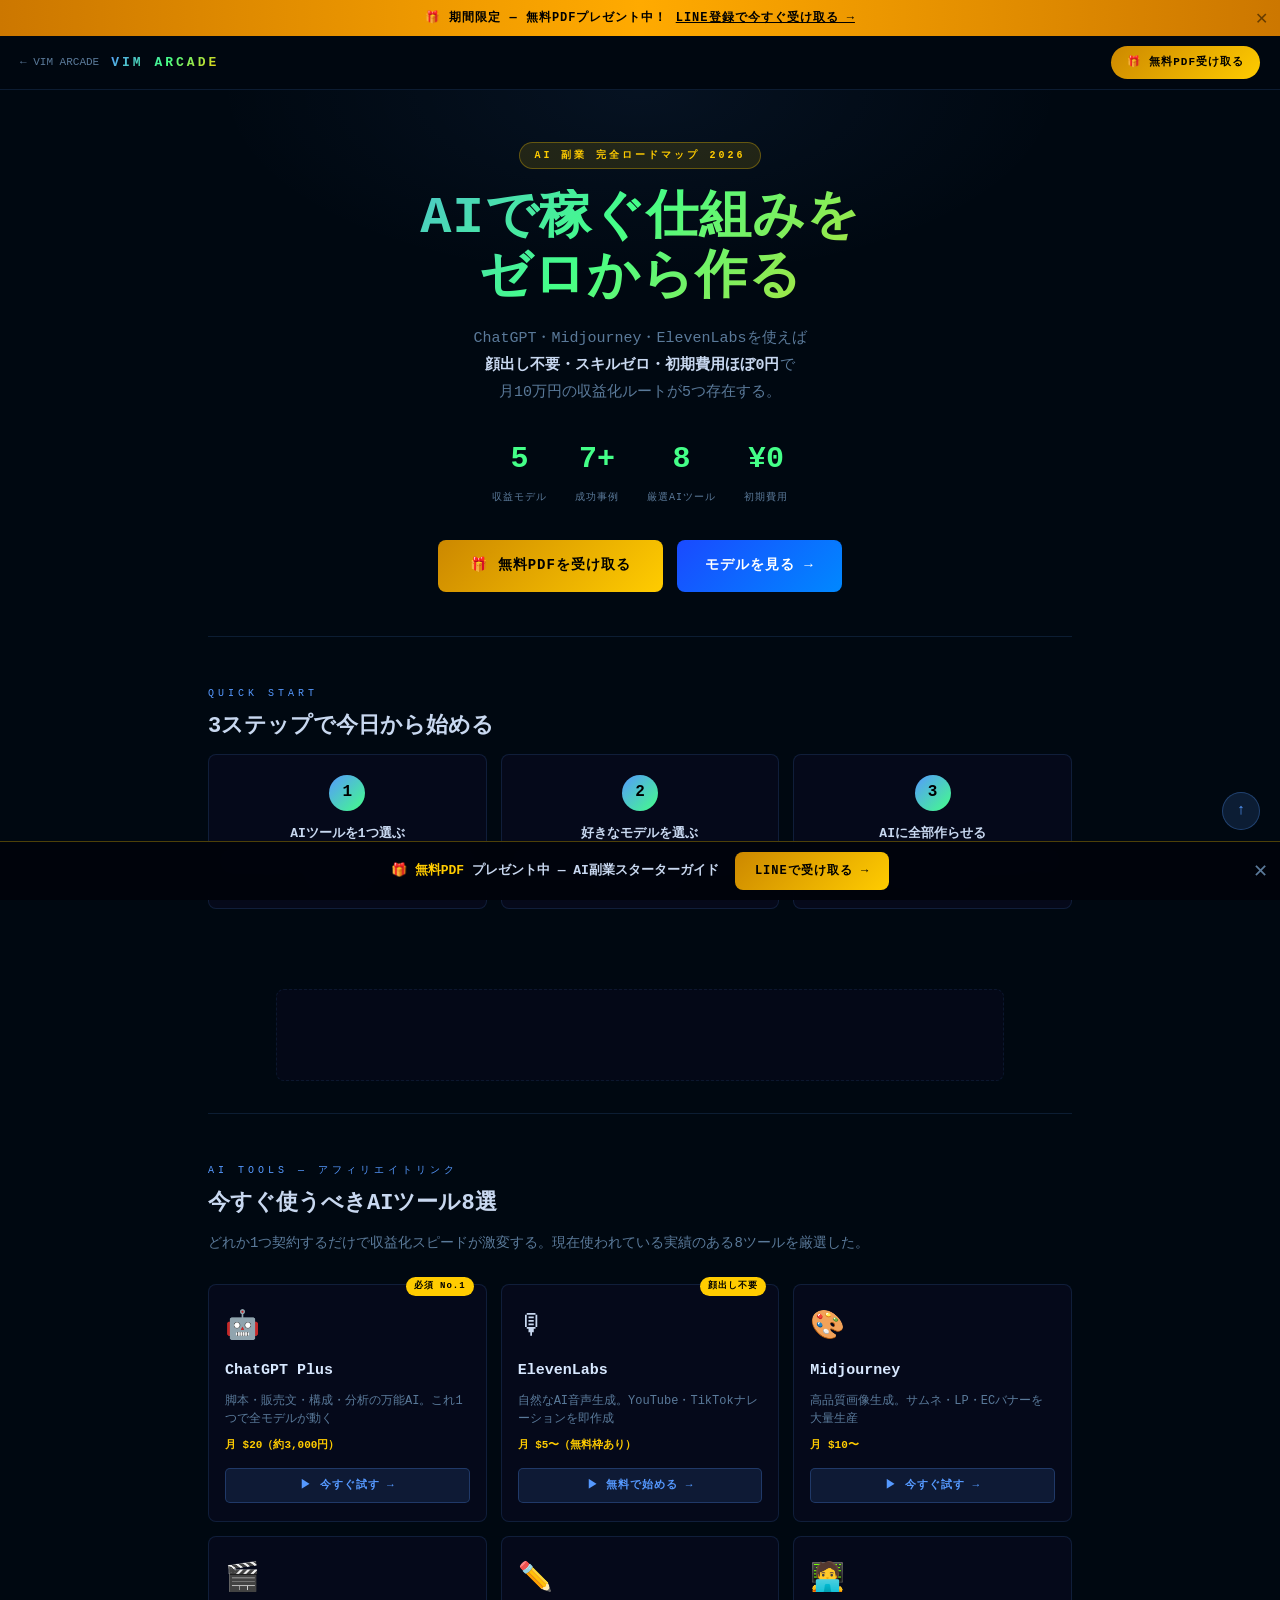
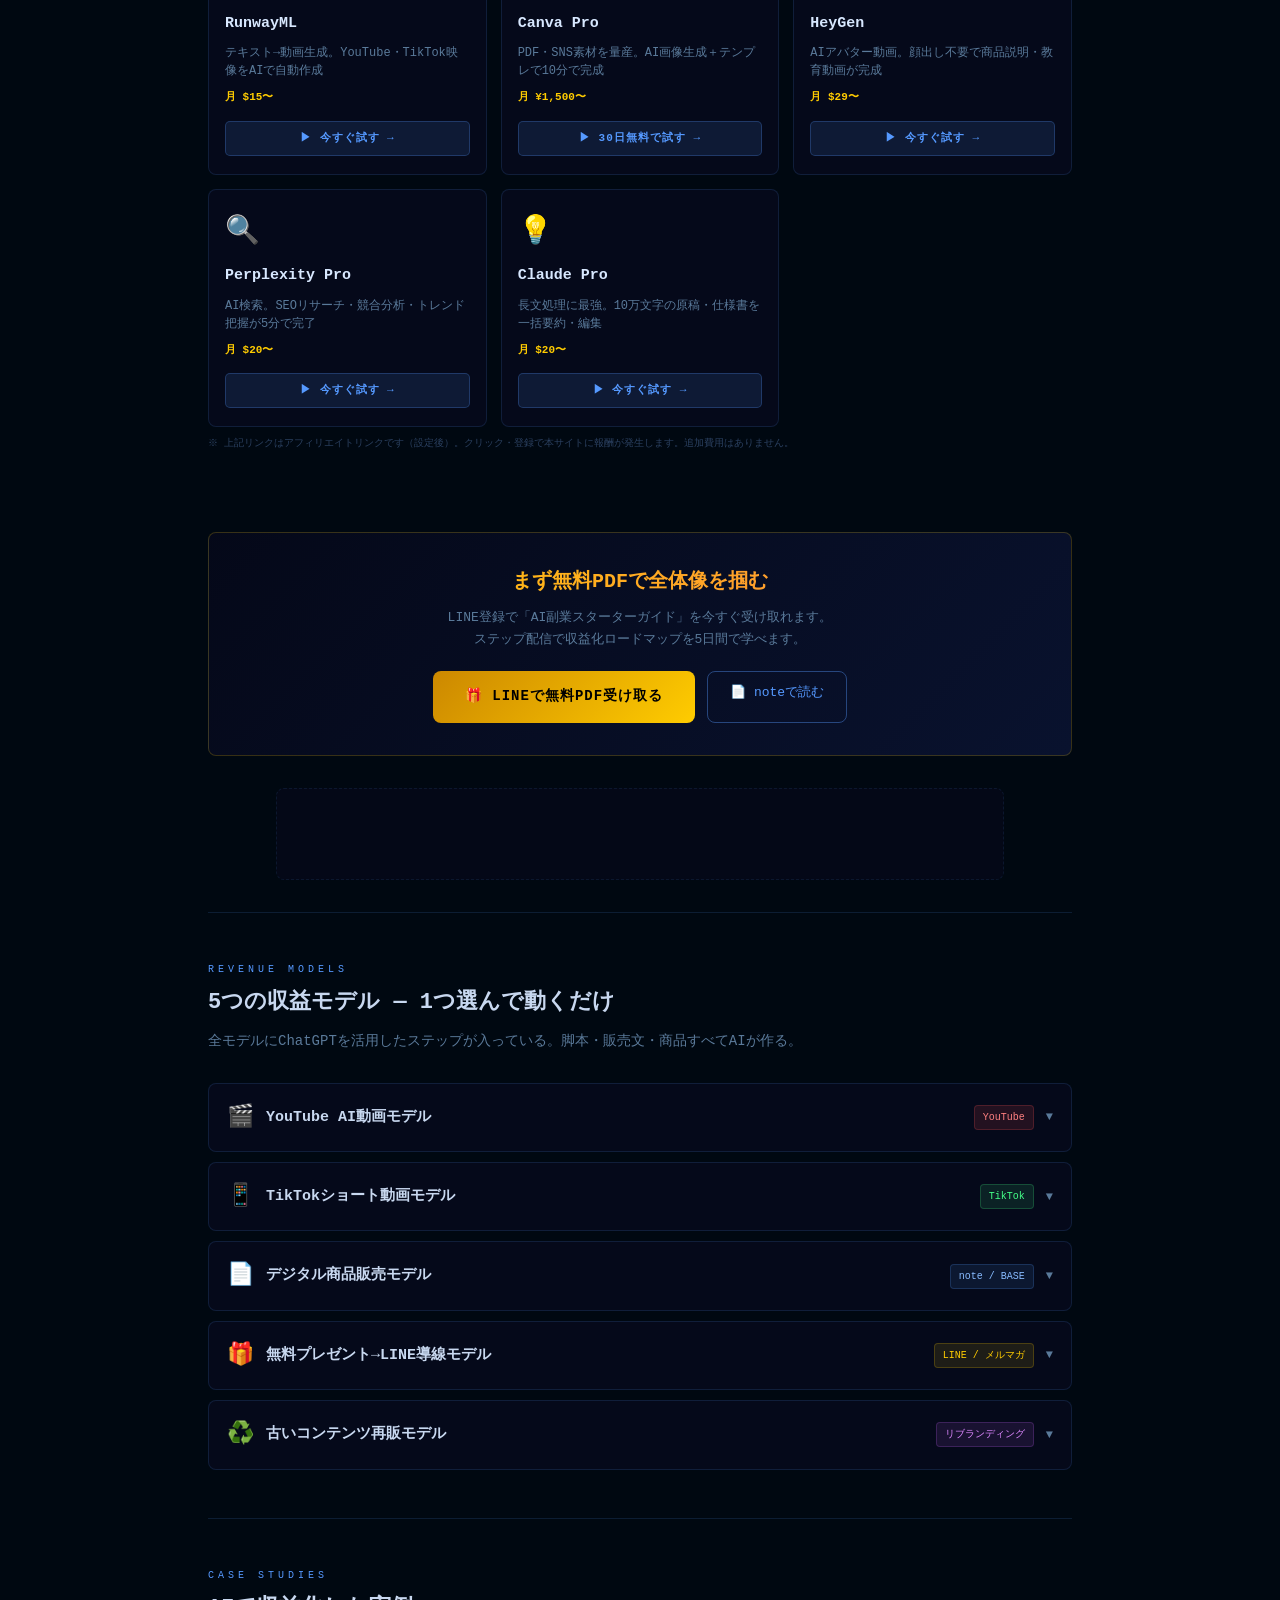
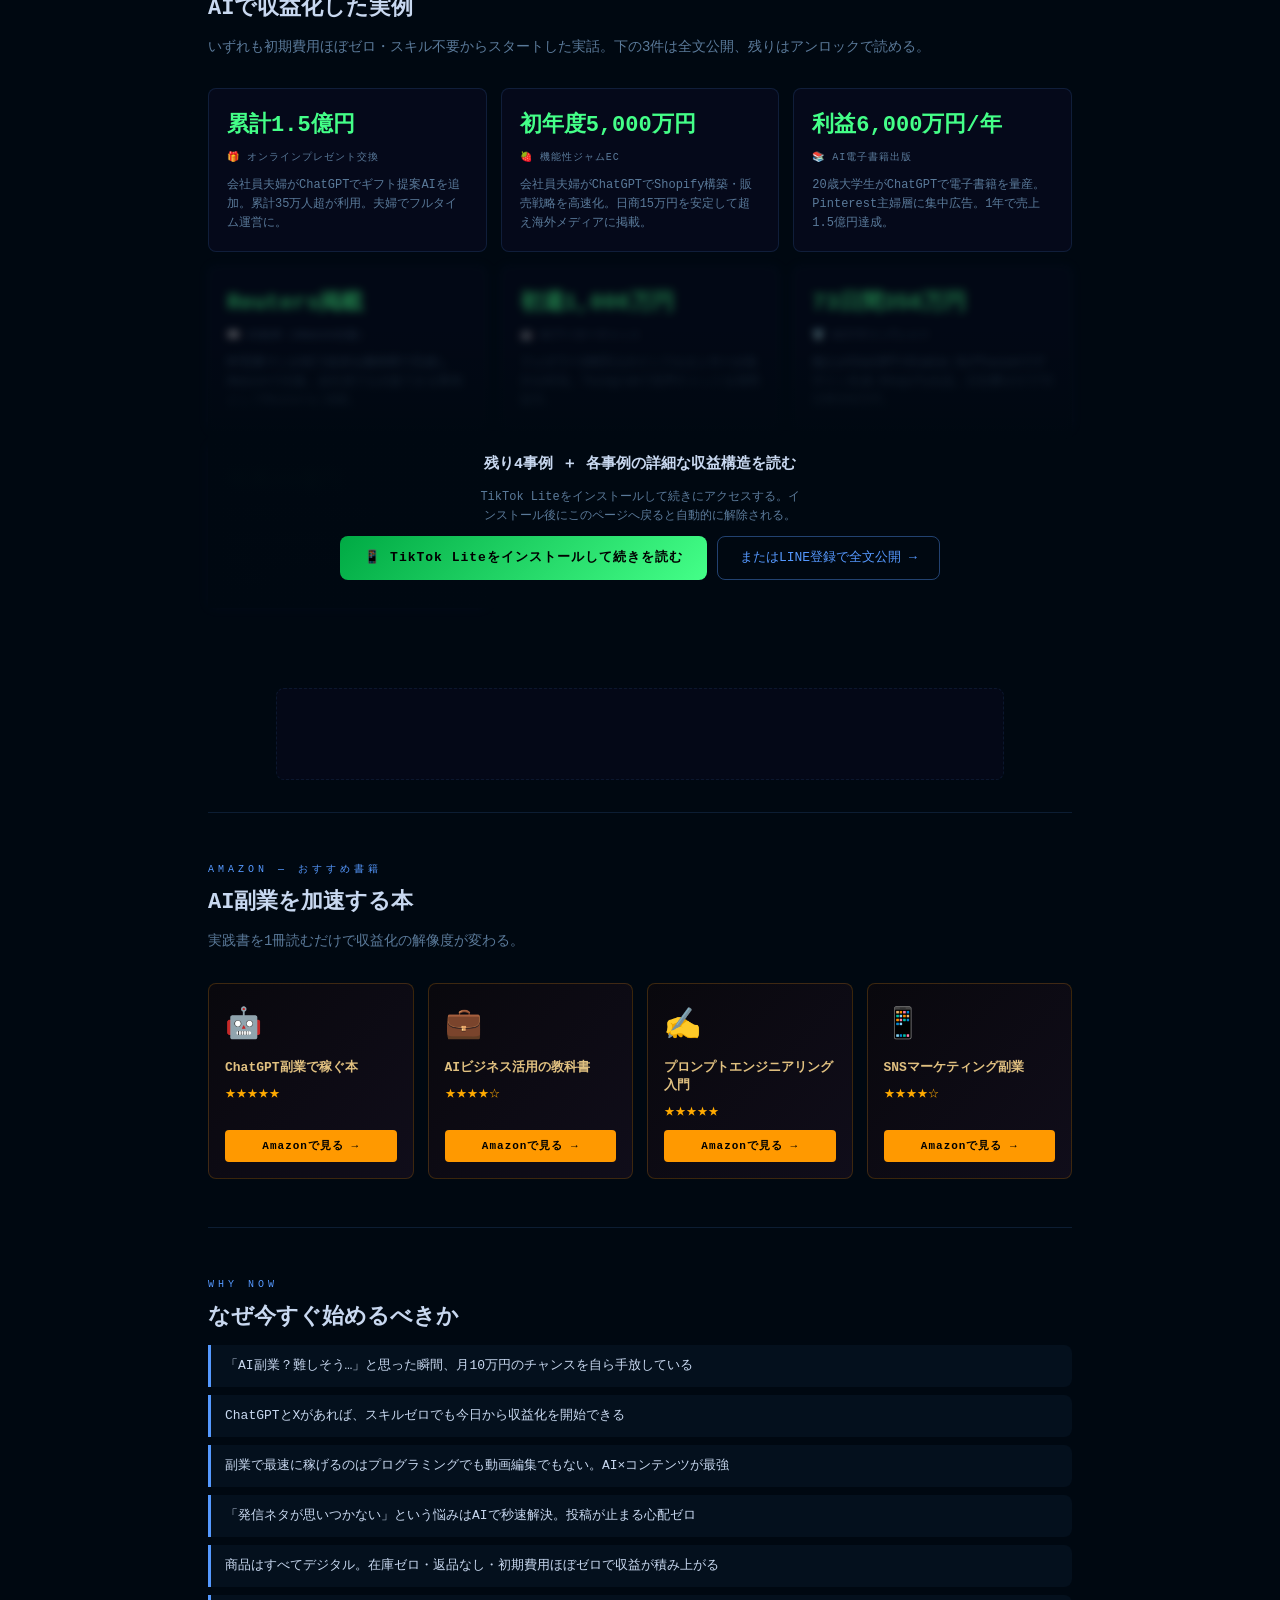
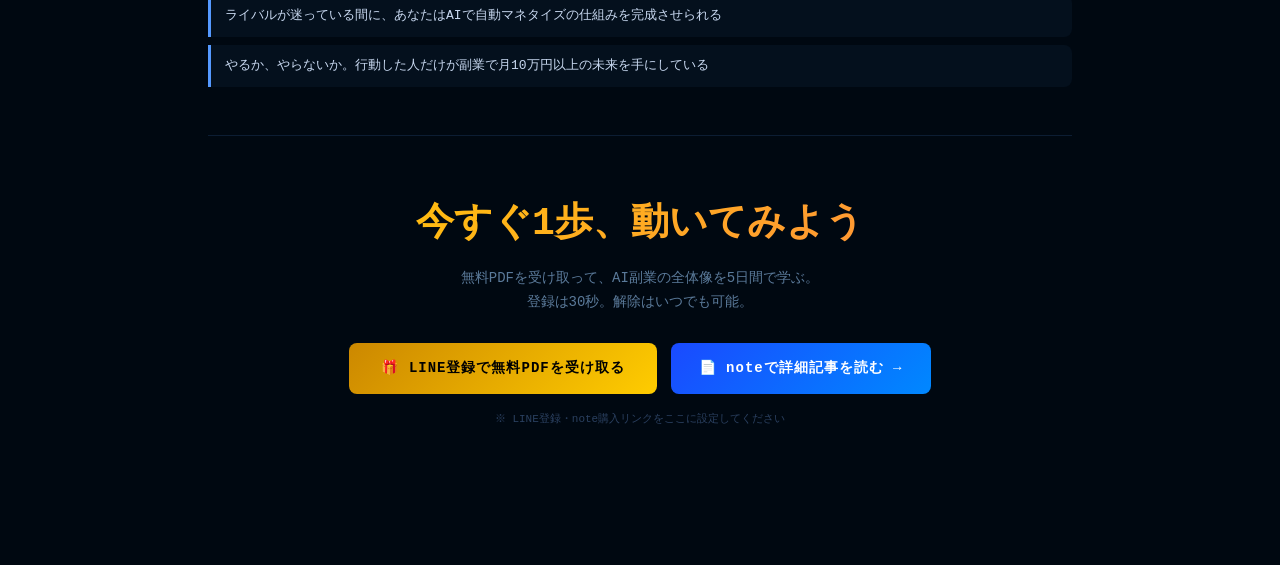
<file: ai-money.html>
<!DOCTYPE html>
<html lang="ja">
<head>
  <meta charset="UTF-8">
  <meta name="viewport" content="width=device-width, initial-scale=1.0">
  <title>AIで稼ぐ完全ロードマップ 2026 — スキルゼロから月10万円</title>
  <meta name="description" content="ChatGPT・Midjourney・ElevenLabsで顔出し不要・スキルゼロから月10万円。YouTube・TikTok・PDF販売・LINE導線の全モデルを無料公開。無料PDFプレゼント中。">
  <!-- AdSense -->
  <script async src="https://pagead2.googlesyndication.com/pagead/js/adsbygoogle.js?client=ca-pub-3016615146886765" crossorigin="anonymous"></script>
  <style>
    *, *::before, *::after { box-sizing: border-box; margin: 0; padding: 0; }
    :root {
      --bg:     #000811;
      --bg2:    #05091a;
      --bg3:    #08102a;
      --border: rgba(85,153,255,0.14);
      --accent: #5599ff;
      --green:  #44ff88;
      --gold:   #ffcc00;
      --orange: #ff8844;
      --text:   #c8d8f0;
      --muted:  #5a7a9a;
      --r:      8px;
    }
    html { scroll-behavior: smooth; }
    body {
      background: var(--bg); color: var(--text);
      font-family: 'Courier New', monospace;
      font-size: 14px; line-height: 1.7;
      padding-bottom: 80px;
    }

    /* ── Announcement bar ── */
    #ann-bar {
      background: linear-gradient(90deg, #cc7700, #ffaa00, #cc7700);
      color: #000; text-align: center; padding: 8px 40px;
      font-size: 12px; font-weight: 700; letter-spacing: 1px;
      position: relative;
    }
    #ann-bar a { color: #000; text-decoration: underline; }
    #ann-close {
      position: absolute; right: 12px; top: 50%; transform: translateY(-50%);
      background: none; border: none; font-size: 16px; cursor: pointer;
      color: rgba(0,0,0,0.5);
    }

    /* ── Sticky header ── */
    #am-header {
      position: sticky; top: 0; z-index: 200;
      background: rgba(0,8,17,0.98);
      border-bottom: 1px solid var(--border);
      padding: 10px 20px;
      display: flex; align-items: center; gap: 12px;
      backdrop-filter: blur(8px);
    }
    #am-header .back { color: var(--muted); text-decoration: none; font-size: 11px; }
    #am-header .back:hover { color: var(--accent); }
    #am-header .logo {
      font-size: 13px; font-weight: 900; letter-spacing: 3px;
      background: linear-gradient(135deg, #5599ff, #44ff88, #ffcc00);
      -webkit-background-clip: text; -webkit-text-fill-color: transparent;
      background-clip: text;
    }
    #am-header .hdr-cta {
      margin-left: auto;
      background: linear-gradient(135deg, #cc8800, #ffcc00);
      color: #000; font-family: monospace; font-size: 11px; font-weight: 900;
      padding: 7px 16px; border-radius: 20px;
      text-decoration: none; letter-spacing: 1px; white-space: nowrap;
      transition: opacity 0.15s;
    }
    #am-header .hdr-cta:hover { opacity: 0.85; }

    /* ── Wrap ── */
    .wrap { max-width: 900px; margin: 0 auto; padding: 0 18px; }

    /* ── Hero ── */
    #hero {
      padding: 52px 0 44px;
      text-align: center;
      background: radial-gradient(ellipse 70% 50% at 50% 0%, rgba(85,153,255,0.07) 0%, transparent 70%);
    }
    .hero-eyebrow {
      display: inline-block;
      background: rgba(255,204,0,0.12); border: 1px solid rgba(255,204,0,0.3);
      color: var(--gold); font-size: 10px; letter-spacing: 3px; font-weight: 700;
      padding: 4px 14px; border-radius: 20px; margin-bottom: 20px;
    }
    #hero h1 {
      font-size: clamp(26px, 6vw, 52px); font-weight: 900; letter-spacing: 1px;
      background: linear-gradient(135deg, #5599ff 0%, #44ff88 45%, #ffcc00 100%);
      -webkit-background-clip: text; -webkit-text-fill-color: transparent;
      background-clip: text; line-height: 1.15; margin-bottom: 16px;
    }
    #hero .sub {
      font-size: 15px; color: var(--muted); max-width: 580px;
      margin: 0 auto 28px; line-height: 1.8;
    }
    .hero-proof {
      display: flex; justify-content: center; gap: 28px; flex-wrap: wrap;
      margin-bottom: 32px;
    }
    .hp { text-align: center; }
    .hp .n { font-size: 30px; font-weight: 900; color: var(--green); display: block; }
    .hp .l { font-size: 10px; color: var(--muted); letter-spacing: 1px; }
    .hero-btns { display: flex; justify-content: center; gap: 14px; flex-wrap: wrap; }

    /* ── Buttons ── */
    .btn-gold {
      display: inline-block;
      background: linear-gradient(135deg, #cc8800, #ffcc00);
      color: #000; font-family: monospace; font-size: 14px; font-weight: 900;
      padding: 14px 32px; border-radius: var(--r);
      text-decoration: none; letter-spacing: 1px;
      transition: opacity .15s, transform .15s; border: none; cursor: pointer;
    }
    .btn-gold:hover { opacity: .85; transform: translateY(-2px); }
    .btn-blue {
      display: inline-block;
      background: linear-gradient(135deg, #1a4aff, #0088ff);
      color: #fff; font-family: monospace; font-size: 14px; font-weight: 700;
      padding: 14px 28px; border-radius: var(--r);
      text-decoration: none; letter-spacing: 1px;
      transition: opacity .15s, transform .15s; border: none; cursor: pointer;
    }
    .btn-blue:hover { opacity: .85; transform: translateY(-2px); }
    .btn-green {
      display: inline-block;
      background: linear-gradient(135deg, #00aa44, #44ff88);
      color: #000; font-family: monospace; font-size: 13px; font-weight: 900;
      padding: 11px 24px; border-radius: var(--r);
      text-decoration: none; letter-spacing: 1px;
      transition: opacity .15s, transform .15s; border: none; cursor: pointer;
    }
    .btn-green:hover { opacity: .85; transform: translateY(-2px); }
    .btn-outline {
      display: inline-block;
      border: 1px solid rgba(85,153,255,0.4); color: var(--accent);
      font-family: monospace; font-size: 13px;
      padding: 10px 22px; border-radius: var(--r);
      text-decoration: none; transition: border-color .15s, color .15s;
    }
    .btn-outline:hover { border-color: var(--accent); color: #fff; }

    /* ── Section ── */
    section { padding: 48px 0; border-top: 1px solid var(--border); }
    .sec-eyebrow { font-size: 10px; letter-spacing: 4px; color: var(--accent); margin-bottom: 6px; }
    .sec-title { font-size: 22px; font-weight: 900; margin-bottom: 8px; }
    .sec-desc { color: var(--muted); margin-bottom: 28px; line-height: 1.8; }

    /* ── AdSense slot ── */
    .ad-slot {
      margin: 32px auto;
      max-width: 728px; text-align: center;
      background: rgba(5,9,26,0.8);
      border: 1px dashed rgba(85,153,255,0.1);
      border-radius: var(--r); overflow: hidden;
      min-height: 90px; display: flex; align-items: center; justify-content: center;
    }
    .ad-slot ins { width: 100%; }

    /* ── 3-step quick start ── */
    .qsteps {
      display: grid; grid-template-columns: repeat(3, 1fr); gap: 14px;
    }
    .qstep {
      background: var(--bg2); border: 1px solid var(--border); border-radius: var(--r);
      padding: 20px 16px; text-align: center; position: relative;
    }
    .qstep .qs-num {
      width: 36px; height: 36px; border-radius: 50%;
      background: linear-gradient(135deg, var(--accent), var(--green));
      color: #000; font-weight: 900; font-size: 16px;
      display: flex; align-items: center; justify-content: center;
      margin: 0 auto 12px;
    }
    .qstep h4 { font-size: 13px; font-weight: 700; margin-bottom: 6px; }
    .qstep p { font-size: 11px; color: var(--muted); }

    /* ── TOOLS (affiliate) ── */
    .tools-grid {
      display: grid;
      grid-template-columns: repeat(auto-fill, minmax(210px, 1fr));
      gap: 14px;
    }
    .tool-card {
      background: var(--bg2); border: 1px solid var(--border); border-radius: var(--r);
      padding: 18px 16px; display: flex; flex-direction: column; gap: 8px;
      text-decoration: none; color: inherit;
      transition: border-color .15s, background .15s, transform .15s;
      position: relative;
    }
    .tool-card:hover {
      border-color: rgba(85,153,255,0.4);
      background: rgba(85,153,255,0.05);
      transform: translateY(-2px);
    }
    .tool-card .tc-badge {
      position: absolute; top: -8px; right: 12px;
      background: var(--gold); color: #000;
      font-size: 9px; font-weight: 900; letter-spacing: 1px;
      padding: 2px 8px; border-radius: 10px;
    }
    .tool-card .tc-icon { font-size: 28px; }
    .tool-card .tc-name { font-size: 15px; font-weight: 900; color: #d8e8ff; }
    .tool-card .tc-use  { font-size: 12px; color: var(--muted); line-height: 1.5; }
    .tool-card .tc-price { font-size: 11px; color: var(--gold); font-weight: 700; }
    .tool-card .tc-btn {
      margin-top: 6px;
      display: block; text-align: center;
      background: rgba(85,153,255,0.12); border: 1px solid rgba(85,153,255,0.25);
      color: var(--accent); font-family: monospace; font-size: 11px; font-weight: 700;
      padding: 7px; border-radius: 5px; letter-spacing: 1px;
      transition: background .15s;
    }
    .tool-card:hover .tc-btn { background: rgba(85,153,255,0.2); }
    .tool-note { font-size: 10px; color: #2a4060; margin-top: 8px; }

    /* ── Amazon books ── */
    .amzn-grid {
      display: grid; grid-template-columns: repeat(auto-fill, minmax(200px,1fr)); gap: 14px;
    }
    .amzn-card {
      background: linear-gradient(135deg, #09080d, #100d1a);
      border: 1px solid rgba(255,153,0,0.2); border-radius: var(--r);
      padding: 16px; display: flex; flex-direction: column; gap: 8px;
      text-decoration: none; color: inherit;
      transition: border-color .15s, transform .15s;
    }
    .amzn-card:hover { border-color: rgba(255,153,0,0.5); transform: translateY(-2px); }
    .amzn-card .ac-icon { font-size: 30px; }
    .amzn-card .ac-name { font-size: 13px; font-weight: 700; color: #e0c080; line-height: 1.4; }
    .amzn-card .ac-stars { font-size: 11px; color: #ffaa00; }
    .amzn-card .ac-btn {
      margin-top: auto;
      display: block; text-align: center;
      background: #ff9900; color: #000;
      font-family: monospace; font-size: 11px; font-weight: 900;
      padding: 7px; border-radius: 4px; letter-spacing: 1px;
      transition: opacity .15s;
    }
    .amzn-card:hover .ac-btn { opacity: .85; }

    /* ── Model accordions ── */
    .model-list { display: flex; flex-direction: column; gap: 10px; }
    .mc {
      background: var(--bg2); border: 1px solid var(--border); border-radius: var(--r);
      overflow: hidden;
    }
    .mc-hdr {
      display: flex; align-items: center; gap: 12px; padding: 15px 18px;
      cursor: pointer; transition: background .15s; user-select: none;
    }
    .mc-hdr:hover { background: rgba(85,153,255,0.06); }
    .mc-hdr .mc-icon { font-size: 22px; flex-shrink: 0; }
    .mc-hdr h3 { font-size: 15px; font-weight: 700; flex: 1; }
    .mc-tag {
      font-size: 10px; padding: 3px 8px; border-radius: 4px; flex-shrink: 0;
    }
    .tag-yt { background:rgba(255,80,80,.12); color:#ff8080; border:1px solid rgba(255,80,80,.2); }
    .tag-tt { background:rgba(68,255,136,.1); color:#44ff88; border:1px solid rgba(68,255,136,.2); }
    .tag-dl { background:rgba(85,153,255,.1); color:#88bbff; border:1px solid rgba(85,153,255,.2); }
    .tag-ln { background:rgba(255,204,0,.1); color:#ffcc00; border:1px solid rgba(255,204,0,.2); }
    .tag-rc { background:rgba(200,100,255,.1); color:#dd88ff; border:1px solid rgba(200,100,255,.2); }
    .mc-arrow { color: var(--muted); font-size: 12px; transition: transform .2s; flex-shrink:0; }
    .mc.open .mc-arrow { transform: rotate(180deg); }
    .mc-body { display: none; padding: 0 18px 18px; border-top: 1px solid var(--border); }
    .mc.open .mc-body { display: block; }
    .mc-intro { font-size: 13px; color: var(--muted); padding: 12px 0 14px; }
    .steps { display: flex; flex-direction: column; gap: 9px; }
    .step { display: grid; grid-template-columns: 28px 1fr; gap: 10px; align-items: start; }
    .sn {
      width:28px;height:28px;border-radius:50%;flex-shrink:0;
      background:rgba(85,153,255,.12);border:1px solid rgba(85,153,255,.3);
      color:var(--accent);font-size:11px;font-weight:700;
      display:flex;align-items:center;justify-content:center;
    }
    .sc strong { color:#c8d8f0;font-size:13px; }
    .sc .arr { font-size:11px;color:var(--green);display:block;margin-top:2px; }
    .mc-cta { margin-top:14px; display:flex; gap:10px; flex-wrap:wrap; align-items:center; }
    .mc-note { font-size:11px;color:var(--muted); }

    /* ── Cases ── */
    .case-grid {
      display: grid; grid-template-columns: repeat(auto-fill, minmax(250px,1fr)); gap: 14px;
    }
    .case-card {
      background: var(--bg2); border: 1px solid var(--border); border-radius: var(--r); padding: 18px;
    }
    .case-card .cr { font-size: 22px; font-weight: 900; color: var(--green); margin-bottom: 4px; }
    .case-card .ct { font-size: 10px; letter-spacing:1px; color: var(--muted); margin-bottom: 10px; }
    .case-card p  { font-size: 12px; color: var(--muted); line-height: 1.6; }

    /* ── Mid CTA block ── */
    .mid-cta {
      background: linear-gradient(135deg, rgba(5,9,26,.9) 0%, rgba(10,20,50,.9) 100%);
      border: 1px solid rgba(255,204,0,0.2); border-radius: var(--r);
      padding: 32px 24px; text-align: center; margin: 32px 0;
    }
    .mid-cta h3 { font-size:20px;font-weight:900;margin-bottom:8px;
      background:linear-gradient(135deg,#ffcc00,#ff8844);
      -webkit-background-clip:text;-webkit-text-fill-color:transparent;background-clip:text;
    }
    .mid-cta p { color:var(--muted);margin-bottom:20px;font-size:13px; }
    .mid-cta-btns { display:flex;gap:12px;justify-content:center;flex-wrap:wrap; }

    /* ── Sales list ── */
    .sales-list { list-style:none;display:flex;flex-direction:column;gap:8px; }
    .sales-list li {
      padding:10px 14px; border-left:3px solid var(--accent);
      background:rgba(85,153,255,.05); border-radius:0 var(--r) var(--r) 0;
      font-size:13px;
    }

    /* ── Final CTA ── */
    #final-cta { padding:60px 0; text-align:center; }
    #final-cta h2 {
      font-size:clamp(22px,5vw,38px);font-weight:900;margin-bottom:10px;
      background:linear-gradient(135deg,#ffcc00,#ff8844);
      -webkit-background-clip:text;-webkit-text-fill-color:transparent;background-clip:text;
    }
    #final-cta .sub { color:var(--muted);margin-bottom:28px;font-size:14px; }
    .final-btns { display:flex;gap:14px;justify-content:center;flex-wrap:wrap; }

    /* ── Floating bottom CTA ── */
    #float-cta {
      position: fixed; bottom: 0; left: 0; right: 0; z-index: 300;
      background: rgba(0,4,12,0.97);
      border-top: 1px solid rgba(255,204,0,0.3);
      padding: 10px 20px;
      display: flex; align-items: center; justify-content: center; gap: 16px;
      flex-wrap: wrap;
      backdrop-filter: blur(8px);
    }
    #float-cta .fc-text { font-size: 13px; font-weight: 700; }
    #float-cta .fc-text span { color: var(--gold); }
    #float-close {
      position: absolute; right: 12px; top: 50%; transform: translateY(-50%);
      background: none; border: none; color: var(--muted); font-size: 18px; cursor: pointer;
    }

    /* ── Content gate ── */
    .cg-wrap { position: relative; }
    .cg-items { display: grid; grid-template-columns: repeat(auto-fill, minmax(250px,1fr)); gap: 14px; }
    .cg-locked {
      filter: blur(4px); pointer-events: none; user-select: none;
      opacity: 0.45;
    }
    .cg-overlay {
      position: absolute; left: 0; right: 0; bottom: 0;
      height: 280px;
      background: linear-gradient(to bottom, transparent 0%, rgba(0,8,17,0.98) 42%);
      display: flex; flex-direction: column;
      align-items: center; justify-content: flex-end;
      padding-bottom: 28px; gap: 10px; text-align: center;
    }
    .cg-overlay h4 {
      font-size: 15px; font-weight: 900; color: #c8d8f0;
    }
    .cg-overlay p { font-size: 12px; color: var(--muted); max-width: 320px; line-height: 1.6; }
    .cg-unlock-btns { display: flex; gap: 10px; flex-wrap: wrap; justify-content: center; }

    /* ── Inline tool link ── */
    .inline-tool {
      display: inline-flex; align-items: center; gap: 6px;
      background: rgba(85,153,255,0.08); border: 1px solid rgba(85,153,255,0.2);
      border-radius: 4px; padding: 3px 10px; margin-left: 4px;
      color: var(--accent); text-decoration: none; font-size: 11px; font-weight: 700;
      transition: background .15s;
      white-space: nowrap;
    }
    .inline-tool:hover { background: rgba(85,153,255,0.16); }
    .inline-tool.tiktok {
      background: rgba(255,0,80,0.08); border-color: rgba(255,0,80,0.2); color: #ff6699;
    }
    .inline-tool.tiktok:hover { background: rgba(255,0,80,0.15); }
    .inline-tool.temu {
      background: rgba(255,102,0,0.08); border-color: rgba(255,102,0,0.2); color: #ff8844;
    }
    .inline-tool.temu:hover { background: rgba(255,102,0,0.15); }

    /* ── Back to top ── */
    #back-top {
      position: fixed; bottom: 70px; right: 20px; z-index: 200;
      background: rgba(85,153,255,.15); border: 1px solid rgba(85,153,255,.3);
      color: var(--accent); width: 38px; height: 38px; border-radius: 50%;
      display: flex; align-items: center; justify-content: center;
      text-decoration: none; font-size: 15px; transition: opacity .15s;
    }
    #back-top:hover { opacity: .7; }

    /* ── Responsive ── */
    @media (max-width: 640px) {
      #hero { padding: 36px 0 28px; }
      .qsteps { grid-template-columns: 1fr; }
      .hero-proof { gap: 16px; }
      section { padding: 32px 0; }
      .case-grid,.tools-grid,.amzn-grid { grid-template-columns: 1fr; }
      #float-cta .fc-text { font-size: 12px; }
    }
  </style>
</head>
<body>

<!-- Announcement bar -->
<div id="ann-bar">
  🎁 <strong>期間限定</strong> — 無料PDFプレゼント中！
  <a href="#final-cta">LINE登録で今すぐ受け取る →</a>
  <button id="ann-close" onclick="this.parentElement.style.display='none'">✕</button>
</div>

<!-- Sticky header -->
<header id="am-header">
  <a class="back" href="index.html">← VIM ARCADE</a>
  <span class="logo">VIM ARCADE</span>
  <a class="hdr-cta" href="#final-cta">🎁 無料PDF受け取る</a>
</header>

<div class="wrap">

  <!-- ── Hero ── -->
  <section id="hero" style="border:none;">
    <div class="hero-eyebrow">AI 副業 完全ロードマップ 2026</div>
    <h1>AIで稼ぐ仕組みを<br>ゼロから作る</h1>
    <p class="sub">
      ChatGPT・Midjourney・ElevenLabsを使えば<br>
      <strong style="color:#c8d8f0;">顔出し不要・スキルゼロ・初期費用ほぼ0円</strong>で<br>
      月10万円の収益化ルートが5つ存在する。
    </p>
    <div class="hero-proof">
      <div class="hp"><span class="n">5</span><span class="l">収益モデル</span></div>
      <div class="hp"><span class="n">7+</span><span class="l">成功事例</span></div>
      <div class="hp"><span class="n">8</span><span class="l">厳選AIツール</span></div>
      <div class="hp"><span class="n">¥0</span><span class="l">初期費用</span></div>
    </div>
    <div class="hero-btns">
      <a class="btn-gold" href="#final-cta">🎁 無料PDFを受け取る</a>
      <a class="btn-blue" href="#models">モデルを見る →</a>
    </div>
  </section>

  <!-- ── Quick start ── -->
  <section>
    <div class="sec-eyebrow">QUICK START</div>
    <div class="sec-title">3ステップで今日から始める</div>
    <div class="qsteps">
      <div class="qstep">
        <div class="qs-num">1</div>
        <h4>AIツールを1つ選ぶ</h4>
        <p>まずChatGPT Plusだけ契約。月$20で収益化の武器が揃う。</p>
      </div>
      <div class="qstep">
        <div class="qs-num">2</div>
        <h4>好きなモデルを選ぶ</h4>
        <p>YouTube・TikTok・PDF販売・LINE導線の中から1つ選んで実行。</p>
      </div>
      <div class="qstep">
        <div class="qs-num">3</div>
        <h4>AIに全部作らせる</h4>
        <p>脚本・販売文・投稿文・商品全部AIが生成。コピペして出すだけ。</p>
      </div>
    </div>
  </section>

  <!-- AdSense 1 -->
  <div class="ad-slot">
    <ins class="adsbygoogle"
         style="display:block;width:100%;min-height:90px;"
         data-ad-client="ca-pub-3016615146886765"
         data-ad-slot="auto"
         data-ad-format="auto"
         data-full-width-responsive="true"></ins>
    <script>(adsbygoogle = window.adsbygoogle || []).push({});</script>
  </div>

  <!-- ── AI Tools (Affiliate) ── -->
  <section id="tools">
    <div class="sec-eyebrow">AI TOOLS — アフィリエイトリンク</div>
    <div class="sec-title">今すぐ使うべきAIツール8選</div>
    <p class="sec-desc">どれか1つ契約するだけで収益化スピードが激変する。現在使われている実績のある8ツールを厳選した。</p>
    <div class="tools-grid">
      <a class="tool-card" href="https://chat.openai.com" target="_blank" rel="noopener sponsored">
        <span class="tc-badge">必須 No.1</span>
        <span class="tc-icon">🤖</span>
        <span class="tc-name">ChatGPT Plus</span>
        <span class="tc-use">脚本・販売文・構成・分析の万能AI。これ1つで全モデルが動く</span>
        <span class="tc-price">月 $20（約3,000円）</span>
        <span class="tc-btn">▶ 今すぐ試す →</span>
      </a>
      <a class="tool-card" href="https://elevenlabs.io" target="_blank" rel="noopener sponsored">
        <span class="tc-badge">顔出し不要</span>
        <span class="tc-icon">🎙</span>
        <span class="tc-name">ElevenLabs</span>
        <span class="tc-use">自然なAI音声生成。YouTube・TikTokナレーションを即作成</span>
        <span class="tc-price">月 $5〜（無料枠あり）</span>
        <span class="tc-btn">▶ 無料で始める →</span>
      </a>
      <a class="tool-card" href="https://www.midjourney.com" target="_blank" rel="noopener sponsored">
        <span class="tc-icon">🎨</span>
        <span class="tc-name">Midjourney</span>
        <span class="tc-use">高品質画像生成。サムネ・LP・ECバナーを大量生産</span>
        <span class="tc-price">月 $10〜</span>
        <span class="tc-btn">▶ 今すぐ試す →</span>
      </a>
      <a class="tool-card" href="https://runwayml.com" target="_blank" rel="noopener sponsored">
        <span class="tc-icon">🎬</span>
        <span class="tc-name">RunwayML</span>
        <span class="tc-use">テキスト→動画生成。YouTube・TikTok映像をAIで自動作成</span>
        <span class="tc-price">月 $15〜</span>
        <span class="tc-btn">▶ 今すぐ試す →</span>
      </a>
      <a class="tool-card" href="https://www.canva.com/ja_jp/pro/" target="_blank" rel="noopener sponsored">
        <span class="tc-icon">✏️</span>
        <span class="tc-name">Canva Pro</span>
        <span class="tc-use">PDF・SNS素材を量産。AI画像生成＋テンプレで10分で完成</span>
        <span class="tc-price">月 ¥1,500〜</span>
        <span class="tc-btn">▶ 30日無料で試す →</span>
      </a>
      <a class="tool-card" href="https://www.heygen.com" target="_blank" rel="noopener sponsored">
        <span class="tc-icon">🧑‍💻</span>
        <span class="tc-name">HeyGen</span>
        <span class="tc-use">AIアバター動画。顔出し不要で商品説明・教育動画が完成</span>
        <span class="tc-price">月 $29〜</span>
        <span class="tc-btn">▶ 今すぐ試す →</span>
      </a>
      <a class="tool-card" href="https://www.perplexity.ai" target="_blank" rel="noopener sponsored">
        <span class="tc-icon">🔍</span>
        <span class="tc-name">Perplexity Pro</span>
        <span class="tc-use">AI検索。SEOリサーチ・競合分析・トレンド把握が5分で完了</span>
        <span class="tc-price">月 $20〜</span>
        <span class="tc-btn">▶ 今すぐ試す →</span>
      </a>
      <a class="tool-card" href="https://claude.ai" target="_blank" rel="noopener sponsored">
        <span class="tc-icon">💡</span>
        <span class="tc-name">Claude Pro</span>
        <span class="tc-use">長文処理に最強。10万文字の原稿・仕様書を一括要約・編集</span>
        <span class="tc-price">月 $20〜</span>
        <span class="tc-btn">▶ 今すぐ試す →</span>
      </a>
    </div>
    <p class="tool-note">※ 上記リンクはアフィリエイトリンクです（設定後）。クリック・登録で本サイトに報酬が発生します。追加費用はありません。</p>
  </section>

  <!-- Mid CTA -->
  <div class="mid-cta">
    <h3>まず無料PDFで全体像を掴む</h3>
    <p>LINE登録で「AI副業スターターガイド」を今すぐ受け取れます。<br>ステップ配信で収益化ロードマップを5日間で学べます。</p>
    <div class="mid-cta-btns">
      <!-- ★ LINE登録リンクをここに設定 -->
      <a class="btn-gold" href="#" onclick="alert('LINE登録リンクをここに設定してください')">🎁 LINEで無料PDF受け取る</a>
      <!-- ★ noteリンクをここに設定 -->
      <a class="btn-outline" href="#" onclick="alert('noteリンクをここに設定してください')">📄 noteで読む</a>
    </div>
  </div>

  <!-- AdSense 2 -->
  <div class="ad-slot">
    <ins class="adsbygoogle"
         style="display:block;width:100%;min-height:90px;"
         data-ad-client="ca-pub-3016615146886765"
         data-ad-slot="auto"
         data-ad-format="auto"
         data-full-width-responsive="true"></ins>
    <script>(adsbygoogle = window.adsbygoogle || []).push({});</script>
  </div>

  <!-- ── Revenue models ── -->
  <section id="models">
    <div class="sec-eyebrow">REVENUE MODELS</div>
    <div class="sec-title">5つの収益モデル — 1つ選んで動くだけ</div>
    <p class="sec-desc">全モデルにChatGPTを活用したステップが入っている。脚本・販売文・商品すべてAIが作る。</p>

    <div class="model-list">

      <!-- YouTube -->
      <div class="mc" id="mc-yt">
        <div class="mc-hdr" onclick="toggleMc('mc-yt')">
          <span class="mc-icon">🎬</span>
          <h3>YouTube AI動画モデル</h3>
          <span class="mc-tag tag-yt">YouTube</span>
          <span class="mc-arrow">▼</span>
        </div>
        <div class="mc-body">
          <div class="mc-intro">脚本・音声・映像・投稿文をすべてAI生成。広告収益＋PDF販売＋LINE誘導の3重収益構造。</div>
          <div class="steps">
            <div class="step"><div class="sn">1</div><div class="sc"><strong>ChatGPTでバズるテーマを30個出させる</strong><span class="arr">→ 副業／雑学／ライフハック／心理学から好奇心を引くテーマを選ぶ</span></div></div>
            <div class="step"><div class="sn">2</div><div class="sc"><strong>選んだテーマで3〜5分の脚本を自動生成</strong><span class="arr">→ 冒頭フック・問題提起・解決策・まとめの4構成</span></div></div>
            <div class="step"><div class="sn">3</div><div class="sc"><strong>ElevenLabsでナレーション音声を生成</strong><span class="arr">→ 顔出し不要。RunwayML / Pexelsで映像素材を取得してCapCutで編集</span></div></div>
            <div class="step"><div class="sn">4</div><div class="sc"><strong>タイトル・サムネ・説明文・タグを10パターン生成</strong><span class="arr">→ YouTubeアルゴリズムに最適化してインプレッションを最大化</span></div></div>
            <div class="step"><div class="sn">5</div><div class="sc"><strong>説明欄にLINE登録・無料PDF導線を設置</strong><span class="arr">→ ChatGPTでLINEステップ配信7通（感謝→深掘り→購入誘導）を自動生成</span></div></div>
            <div class="step"><div class="sn">6</div><div class="sc"><strong>980〜2,980円のPDF商品を作成してLINEで販売</strong><span class="arr">→ 月8〜12本量産スケジュールもChatGPTが設計。広告収益＋PDF販売の二重収益に</span></div></div>
          </div>
          <div class="mc-cta">
            <a class="btn-green" href="https://elevenlabs.io" target="_blank" rel="noopener sponsored">🎙 ElevenLabsで音声生成を始める</a>
            <span class="mc-note">📌 完成形：YouTube広告＋PDF販売＋LINEアップセルの3重収益</span>
          </div>
        </div>
      </div>

      <!-- TikTok -->
      <div class="mc" id="mc-tt">
        <div class="mc-hdr" onclick="toggleMc('mc-tt')">
          <span class="mc-icon">📱</span>
          <h3>TikTokショート動画モデル</h3>
          <span class="mc-tag tag-tt">TikTok</span>
          <span class="mc-arrow">▼</span>
        </div>
        <div class="mc-body">
          <div class="mc-intro">30〜60秒を週3〜5本量産。バズ特性を活かして短期間でフォロワーを増やし、LINE登録・教材販売に繋げる。</div>
          <div class="steps">
            <div class="step"><div class="sn">0</div><div class="sc">
              <strong>まずTikTokをリサーチツールとして使い始める</strong>
              <span class="arr">→ 本格版より通信量が少なく起動が速い軽量版アプリで競合動画を毎日観察する。どんな構成・テーマ・テロップが再生数を伸ばしているかを肌感覚でつかむのが最速の学習法。
                <a class="inline-tool tiktok" href="https://lite.tiktok.com/t/ZS9RWM7Yu14kT-H5ekI/" target="_blank" rel="noopener">📱 TikTok Lite を使ってみる</a>
              </span>
            </div></div>
            <div class="step"><div class="sn">1</div><div class="sc"><strong>バズるテーマ30個＋10本分の脚本を一括生成</strong><span class="arr">→ 30〜60秒完結型。副業・心理学・ライフハックなど再生されやすいジャンルを選ぶ</span></div></div>
            <div class="step"><div class="sn">2</div><div class="sc"><strong>ElevenLabs＋RunwayMLで音声・映像を生成</strong><span class="arr">→ CapCutで字幕・BGMも自動生成。顔出し・声出し完全不要で完成</span></div></div>
            <div class="step"><div class="sn">3</div><div class="sc"><strong>ハッシュタグ・タイトルを10パターン生成して投稿</strong><span class="arr">→ プロフィールにLINE登録・無料PDF導線を設置。投稿を積み上げるほどフォロワーが増加する</span></div></div>
            <div class="step"><div class="sn">4</div><div class="sc"><strong>LINEステップ7通で教材を自動販売</strong><span class="arr">→ 月間量産スケジュールをテンプレ化してストック動画が増え続ける</span></div></div>
            <div class="step"><div class="sn">5</div><div class="sc">
              <strong>TikTok Studioで収益化を公式に申請する</strong>
              <span class="arr">→ フォロワーが一定数を超えたらCreator Fund・LIVE配信ギフト・商品タグで公式収益化ルートも開く。
                <a class="inline-tool" href="https://www.tiktok.com/tiktokstudio/monetization" target="_blank" rel="noopener">💰 収益化の条件を確認</a>
              </span>
            </div></div>
          </div>
          <div class="mc-cta">
            <a class="btn-green" href="https://runwayml.com" target="_blank" rel="noopener sponsored">🎬 RunwayMLで動画生成を始める</a>
            <span class="mc-note">📌 完成形：フォロワー増加→LINE登録→教材販売→TikTok公式収益の多重ループ</span>
          </div>
        </div>
      </div>

      <!-- デジタル商品 -->
      <div class="mc" id="mc-dl">
        <div class="mc-hdr" onclick="toggleMc('mc-dl')">
          <span class="mc-icon">📄</span>
          <h3>デジタル商品販売モデル</h3>
          <span class="mc-tag tag-dl">note / BASE</span>
          <span class="mc-arrow">▼</span>
        </div>
        <div class="mc-body">
          <div class="mc-intro">ChatGPTがPDFの中身・販売文・投稿文・追加商品まで全生成。在庫ゼロ・返品なし・手間なしで商品棚を育てる。</div>
          <div class="steps">
            <div class="step"><div class="sn">1</div><div class="sc"><strong>「初心者でも作れるデジタル商品50個」を生成</strong><span class="arr">→ PDFテンプレ・チェックリスト・まとめ・ミニ教材から選ぶ</span></div></div>
            <div class="step"><div class="sn">2</div><div class="sc">
              <strong>Temuで「今売れている商品ジャンル・価格帯・タイトル構成」をリサーチ</strong>
              <span class="arr">→ 物販プラットフォームは消費者のニーズが最も正直に表れる場所。売れているカテゴリを観察してChatGPTに「これをデジタル商品化するなら？」と聞くことで確度の高いPDF商品のアイデアが出る。
                <a class="inline-tool temu" href="https://temu.com/s/tfR8P5DNNWrkN" target="_blank" rel="noopener">🛍 Temuでリサーチする</a>
              </span>
            </div></div>
            <div class="step"><div class="sn">3</div><div class="sc"><strong>「このテーマでPDF商品を完成形で作って」と指示</strong><span class="arr">→ 構成・本文・表紙タイトル10案まで自動出力。Canvaでコピペ→10〜20分で完成</span></div></div>
            <div class="step"><div class="sn">4</div><div class="sc"><strong>note / BOOTHの販売ページ文を10パターン生成</strong><span class="arr">→ X投稿を共感・保存推奨型で20本生成して毎日1〜2投稿</span></div></div>
            <div class="step"><div class="sn">5</div><div class="sc"><strong>「次に欲しくなる関連商品3つ」を横展開</strong><span class="arr">→ 商品棚が増えるほど放置で売れる仕組みが育つ</span></div></div>
          </div>
          <div class="mc-cta">
            <a class="btn-green" href="https://www.canva.com/ja_jp/pro/" target="_blank" rel="noopener sponsored">✏️ Canvaでデザインを始める</a>
            <span class="mc-note">📌 完成形：在庫ゼロ・手間ゼロで商品棚が自動で収益を生む</span>
          </div>
        </div>
      </div>

      <!-- LINE導線 -->
      <div class="mc" id="mc-ln">
        <div class="mc-hdr" onclick="toggleMc('mc-ln')">
          <span class="mc-icon">🎁</span>
          <h3>無料プレゼント→LINE導線モデル</h3>
          <span class="mc-tag tag-ln">LINE / メルマガ</span>
          <span class="mc-arrow">▼</span>
        </div>
        <div class="mc-body">
          <div class="mc-intro">無料プレゼントでリストを集め、ステップ配信で教育→販売→アップセルまで全自動化。リストが増えるほど収益が加速する。</div>
          <div class="steps">
            <div class="step"><div class="sn">1</div><div class="sc"><strong>「欲しくなる無料プレゼント5個」を生成</strong><span class="arr">→ PDFテンプレ・AI活用法・スレネタ集など配るだけで人が集まるネタ</span></div></div>
            <div class="step"><div class="sn">2</div><div class="sc"><strong>LP構成・紹介文・自動返信文をAIが生成</strong><span class="arr">→ 登録率の高い1枚ページが秒で完成。最初の対応も全自動</span></div></div>
            <div class="step"><div class="sn">3</div><div class="sc"><strong>5日間ステップ配信（教育→販売）をAIが設計</strong><span class="arr">→ 教育・ストーリー・価値提供・オファーまで全部AIが書く</span></div></div>
            <div class="step"><div class="sn">4</div><div class="sc"><strong>商品もAIが提案・作成・PDF化して販売</strong><span class="arr">→ SNS告知投稿10本もAIが最適化。複数流入口でリストが溜まり続ける</span></div></div>
            <div class="step"><div class="sn">5</div><div class="sc"><strong>全体を「自動で回るリスト収益テンプレ」としてPDF化して再販</strong><span class="arr">→ 仕組み自体を商品にすることで2重利益が完成</span></div></div>
          </div>
          <div class="mc-cta">
            <a class="btn-gold" href="#final-cta">🎁 まず無料PDFで試す</a>
            <span class="mc-note">📌 完成形：リストが増えるほど勝手に売れる構造が強化される</span>
          </div>
        </div>
      </div>

      <!-- 古コンテンツ再販 -->
      <div class="mc" id="mc-rc">
        <div class="mc-hdr" onclick="toggleMc('mc-rc')">
          <span class="mc-icon">♻️</span>
          <h3>古いコンテンツ再販モデル</h3>
          <span class="mc-tag tag-rc">リブランディング</span>
          <span class="mc-arrow">▼</span>
        </div>
        <div class="mc-body">
          <div class="mc-intro">「質は高いが売れていない昔のコンテンツ」をAIで現代向けにアップデートして再販。自分のスキル不要。</div>
          <div class="steps">
            <div class="step"><div class="sn">1</div><div class="sc"><strong>売れなかったコンテンツを持つ発信者に声をかける</strong><span class="arr">→ note書き・講座主催者・ブロガーの「昔の資産」を借りる</span></div></div>
            <div class="step"><div class="sn">2</div><div class="sc"><strong>「売れなかった理由を10個分析して」とChatGPTに聞く</strong><span class="arr">→ 時代感・構成・訴求のズレを洗い出し、現代版にアップデート</span></div></div>
            <div class="step"><div class="sn">3</div><div class="sc"><strong>リブランディング商品をnote／PDFで再パッケージ・販売</strong><span class="arr">→ X販売投稿20本もChatGPTが生成。「過去実績の復活」訴求で拡散</span></div></div>
            <div class="step"><div class="sn">4</div><div class="sc"><strong>「過去コンテンツ再販プロデュースサービス」として自分を商品化</strong><span class="arr">→ テンプレPDFを作って「再構成サービス」自体を売ることも可能</span></div></div>
          </div>
          <div class="mc-cta">
            <a class="btn-green" href="https://chat.openai.com" target="_blank" rel="noopener sponsored">🤖 ChatGPTで分析を始める</a>
            <span class="mc-note">📌 完成形：0から作らず「あるものを復活させて売る」低コスト収益</span>
          </div>
        </div>
      </div>

    </div>
  </section>

  <!-- ── Case studies ── -->
  <section id="cases">
    <div class="sec-eyebrow">CASE STUDIES</div>
    <div class="sec-title">AIで収益化した実例</div>
    <p class="sec-desc">いずれも初期費用ほぼゼロ・スキル不要からスタートした実話。下の3件は全文公開、残りはアンロックで読める。</p>

    <!-- 常時表示: 3件 -->
    <div class="cg-items" style="margin-bottom:14px;">
      <div class="case-card">
        <div class="cr">累計1.5億円</div>
        <div class="ct">🎁 オンラインプレゼント交換</div>
        <p>会社員夫婦がChatGPTでギフト提案AIを追加。累計35万人超が利用。夫婦でフルタイム運営に。</p>
      </div>
      <div class="case-card">
        <div class="cr">初年度5,000万円</div>
        <div class="ct">🍓 機能性ジャムEC</div>
        <p>会社員夫婦がChatGPTでShopify構築・販売戦略を高速化。日商15万円を安定して超え海外メディアに掲載。</p>
      </div>
      <div class="case-card">
        <div class="cr">利益6,000万円/年</div>
        <div class="ct">📚 AI電子書籍出版</div>
        <p>20歳大学生がChatGPTで電子書籍を量産。Pinterest主婦層に集中広告。1年で売上1.5億円達成。</p>
      </div>
    </div>

    <!-- コンテンツゲート: 残り4件 -->
    <div class="cg-wrap">
      <div class="cg-items cg-locked" aria-hidden="true">
        <div class="case-card">
          <div class="cr">Reuters掲載</div>
          <div class="ct">📖 AI絵本（Amazon出版）</div>
          <p>NY営業マンがAIで絵本を数時間で完成しAmazonで出版。会社員でも出版できる事例としてReutersに掲載。</p>
        </div>
        <div class="case-card">
          <div class="cr">初週1,000万円</div>
          <div class="ct">🤖 AIアバターチャット</div>
          <p>フォロワー180万人のインフルエンサーが自分をAI化。Telegramで音声チャットを有料提供。</p>
        </div>
        <div class="case-card">
          <div class="cr">73日間350万円</div>
          <div class="ct">👕 AIデザインTシャツ</div>
          <p>個人がChatGPT×Stable Diffusionでデザイン生成→Shopify出品。広告費ゼロで73日間350万円。</p>
        </div>
        <div class="case-card">
          <div class="cr">年商45億円</div>
          <div class="ct">🍽 食事AIアプリ「Cal AI」</div>
          <p>高校生が食事写真→カロリー計算AIアプリを開発。約1.5年で年商45億円・従業員30名に成長。</p>
        </div>
      </div>
      <div class="cg-overlay">
        <h4>残り4事例 ＋ 各事例の詳細な収益構造を読む</h4>
        <p>TikTok Liteをインストールして続きにアクセスする。インストール後にこのページへ戻ると自動的に解除される。</p>
        <div class="cg-unlock-btns">
          <a class="btn-green" href="https://lite.tiktok.com/t/ZS9RWM7Yu14kT-H5ekI/" target="_blank" rel="noopener" onclick="unlockCases()">📱 TikTok Liteをインストールして続きを読む</a>
          <a class="btn-outline" href="#final-cta">またはLINE登録で全文公開 →</a>
        </div>
      </div>
    </div>
  </section>

  <!-- AdSense 3 -->
  <div class="ad-slot">
    <ins class="adsbygoogle"
         style="display:block;width:100%;min-height:90px;"
         data-ad-client="ca-pub-3016615146886765"
         data-ad-slot="auto"
         data-ad-format="auto"
         data-full-width-responsive="true"></ins>
    <script>(adsbygoogle = window.adsbygoogle || []).push({});</script>
  </div>

  <!-- ── Amazon books ── -->
  <section id="books">
    <div class="sec-eyebrow">AMAZON — おすすめ書籍</div>
    <div class="sec-title">AI副業を加速する本</div>
    <p class="sec-desc">実践書を1冊読むだけで収益化の解像度が変わる。</p>
    <div class="amzn-grid">
      <a class="amzn-card" href="https://www.amazon.co.jp/s?k=ChatGPT+副業+稼ぐ&tag=vimman-22-22" target="_blank" rel="noopener sponsored">
        <span class="ac-icon">🤖</span>
        <span class="ac-name">ChatGPT副業で稼ぐ本</span>
        <span class="ac-stars">★★★★★</span>
        <span class="ac-btn">Amazonで見る →</span>
      </a>
      <a class="amzn-card" href="https://www.amazon.co.jp/s?k=AI+ビジネス+活用+2024&tag=vimman-22-22" target="_blank" rel="noopener sponsored">
        <span class="ac-icon">💼</span>
        <span class="ac-name">AIビジネス活用の教科書</span>
        <span class="ac-stars">★★★★☆</span>
        <span class="ac-btn">Amazonで見る →</span>
      </a>
      <a class="amzn-card" href="https://www.amazon.co.jp/s?k=プロンプトエンジニアリング+書籍&tag=vimman-22-22" target="_blank" rel="noopener sponsored">
        <span class="ac-icon">✍️</span>
        <span class="ac-name">プロンプトエンジニアリング入門</span>
        <span class="ac-stars">★★★★★</span>
        <span class="ac-btn">Amazonで見る →</span>
      </a>
      <a class="amzn-card" href="https://www.amazon.co.jp/s?k=SNS+マーケティング+副業&tag=vimman-22-22" target="_blank" rel="noopener sponsored">
        <span class="ac-icon">📱</span>
        <span class="ac-name">SNSマーケティング副業</span>
        <span class="ac-stars">★★★★☆</span>
        <span class="ac-btn">Amazonで見る →</span>
      </a>
    </div>
  </section>

  <!-- ── Sales copy ── -->
  <section id="why">
    <div class="sec-eyebrow">WHY NOW</div>
    <div class="sec-title">なぜ今すぐ始めるべきか</div>
    <ul class="sales-list">
      <li>「AI副業？難しそう…」と思った瞬間、月10万円のチャンスを自ら手放している</li>
      <li>ChatGPTとXがあれば、スキルゼロでも今日から収益化を開始できる</li>
      <li>副業で最速に稼げるのはプログラミングでも動画編集でもない。AI×コンテンツが最強</li>
      <li>「発信ネタが思いつかない」という悩みはAIで秒速解決。投稿が止まる心配ゼロ</li>
      <li>商品はすべてデジタル。在庫ゼロ・返品なし・初期費用ほぼゼロで収益が積み上がる</li>
      <li>ライバルが迷っている間に、あなたはAIで自動マネタイズの仕組みを完成させられる</li>
      <li>やるか、やらないか。行動した人だけが副業で月10万円以上の未来を手にしている</li>
    </ul>
  </section>

  <!-- ── Final CTA ── -->
  <section id="final-cta" style="border-top:1px solid var(--border);text-align:center;padding:56px 0;">
    <h2 style="font-size:clamp(22px,5vw,38px);font-weight:900;margin-bottom:10px;
      background:linear-gradient(135deg,#ffcc00,#ff8844);
      -webkit-background-clip:text;-webkit-text-fill-color:transparent;background-clip:text;">
      今すぐ1歩、動いてみよう
    </h2>
    <p style="color:var(--muted);margin-bottom:28px;font-size:14px;">
      無料PDFを受け取って、AI副業の全体像を5日間で学ぶ。<br>
      登録は30秒。解除はいつでも可能。
    </p>
    <div class="final-btns">
      <!-- ★ LINEリンクをここに設定してください -->
      <a class="btn-gold" href="#" onclick="alert('LINE登録リンクをここに設定してください')">
        🎁 LINE登録で無料PDFを受け取る
      </a>
      <!-- ★ noteリンクをここに設定してください -->
      <a class="btn-blue" href="#" onclick="alert('noteリンクをここに設定してください')">
        📄 noteで詳細記事を読む →
      </a>
    </div>
    <p style="font-size:11px;color:#2a4060;margin-top:16px;">
      ※ LINE登録・note購入リンクをここに設定してください
    </p>
  </section>

</div><!-- end wrap -->

<!-- Floating bottom CTA -->
<div id="float-cta">
  <span class="fc-text">🎁 <span>無料PDF</span> プレゼント中 — AI副業スターターガイド</span>
  <!-- ★ LINEリンクをここに設定 -->
  <a class="btn-gold" href="#" style="font-size:12px;padding:9px 20px;" onclick="alert('LINE登録リンクをここに設定してください')">LINEで受け取る →</a>
  <button id="float-close" onclick="this.parentElement.style.display='none'">✕</button>
</div>

<a href="#" id="back-top" title="トップへ">↑</a>

<script>
  function toggleMc(id) {
    document.getElementById(id).classList.toggle('open');
  }
  document.getElementById('back-top').addEventListener('click', function(e) {
    e.preventDefault();
    window.scrollTo({ top: 0, behavior: 'smooth' });
  });

  // Content gate unlock
  function unlockCases() {
    localStorage.setItem('va_cases_unlocked', '1');
  }
  (function() {
    if (localStorage.getItem('va_cases_unlocked') === '1') {
      var locked = document.querySelector('.cg-locked');
      var overlay = document.querySelector('.cg-overlay');
      if (locked) locked.classList.remove('cg-locked');
      if (overlay) overlay.style.display = 'none';
    }
  })();

  // ── Exit intent (ai-money page) ──────────────────────────────────────
  (function() {
    var armed = false, shown = false;
    setTimeout(function(){ armed = true; }, 20000);
    document.addEventListener('mouseleave', function(e) {
      if (e.clientY > 5 || !armed || shown) return;
      if (sessionStorage.getItem('am_exit_shown')) return;
      shown = true;
      sessionStorage.setItem('am_exit_shown', '1');
      // Build lightweight exit overlay
      var el = document.createElement('div');
      el.id = 'am-exit-overlay';
      el.style.cssText = 'position:fixed;inset:0;background:rgba(0,4,16,0.9);z-index:9999;display:flex;align-items:center;justify-content:center;padding:16px;';
      el.innerHTML = [
        '<div style="background:#070d1e;border:1px solid rgba(255,204,0,0.25);border-radius:10px;padding:24px;max-width:400px;width:100%;position:relative;display:flex;flex-direction:column;gap:14px;text-align:center;">',
          '<button onclick="this.closest(\'#am-exit-overlay\').remove()" style="position:absolute;top:10px;right:12px;background:none;border:none;color:#5a7a9a;font-size:20px;cursor:pointer;">✕</button>',
          '<p style="font-size:16px;font-weight:900;color:#c8d8f0;">このページを離れる前に</p>',
          '<p style="font-size:12px;color:#5a7a9a;line-height:1.7;">無料PDFを受け取っていますか？<br>AI副業スターターガイドを今すぐ登録で受け取れます。</p>',
          '<a href="#final-cta" onclick="document.getElementById(\'am-exit-overlay\').remove()" style="display:block;background:linear-gradient(135deg,#cc8800,#ffcc00);color:#000;font-family:monospace;font-size:13px;font-weight:900;padding:13px;border-radius:6px;text-decoration:none;letter-spacing:1px;">🎁 無料PDFを受け取る</a>',
          '<a href="https://lite.tiktok.com/t/ZS9RWrFhGqsJ3-OrwiU/" target="_blank" rel="noopener" onclick="document.getElementById(\'am-exit-overlay\').remove()" style="display:block;background:rgba(255,0,80,0.1);border:1px solid rgba(255,0,80,0.25);color:#ff6699;font-family:monospace;font-size:12px;font-weight:700;padding:10px;border-radius:6px;text-decoration:none;">📱 TikTok Liteで動画副業を始める</a>',
        '</div>',
      ].join('');
      document.body.appendChild(el);
    });
  })();

  // ── Timed toast (120s) ───────────────────────────────────────────────
  (function() {
    if (sessionStorage.getItem('am_toast_shown')) return;
    setTimeout(function() {
      if (sessionStorage.getItem('am_toast_shown')) return;
      sessionStorage.setItem('am_toast_shown', '1');
      var el = document.createElement('div');
      el.style.cssText = 'position:fixed;bottom:88px;right:20px;z-index:9000;background:#070d1e;border:1px solid rgba(85,153,255,0.25);border-radius:10px;padding:14px 16px 12px;max-width:240px;font-family:monospace;';
      el.innerHTML = [
        '<button onclick="this.parentElement.remove()" style="position:absolute;top:7px;right:10px;background:none;border:none;color:#5a7a9a;font-size:16px;cursor:pointer;">✕</button>',
        '<p style="font-size:12px;font-weight:900;color:#c8d8f0;padding-right:18px;margin-bottom:6px;">💡 Temuで副業グッズを揃える</p>',
        '<p style="font-size:10px;color:#5a7a9a;margin-bottom:10px;">副業スタートに必要なPC周辺機器・ガジェットがリーズナブルに。</p>',
        '<a href="https://temu.com/s/drdf9h24vRcSkobf" target="_blank" rel="noopener" style="display:block;text-align:center;background:rgba(255,102,0,0.12);border:1px solid rgba(255,102,0,0.3);color:#ff8844;font-size:11px;font-weight:700;padding:8px;border-radius:5px;text-decoration:none;">🛍 Temuで見てみる →</a>',
      ].join('');
      document.body.appendChild(el);
    }, 120000);
  })();
</script>
</body>
</html>
</file>
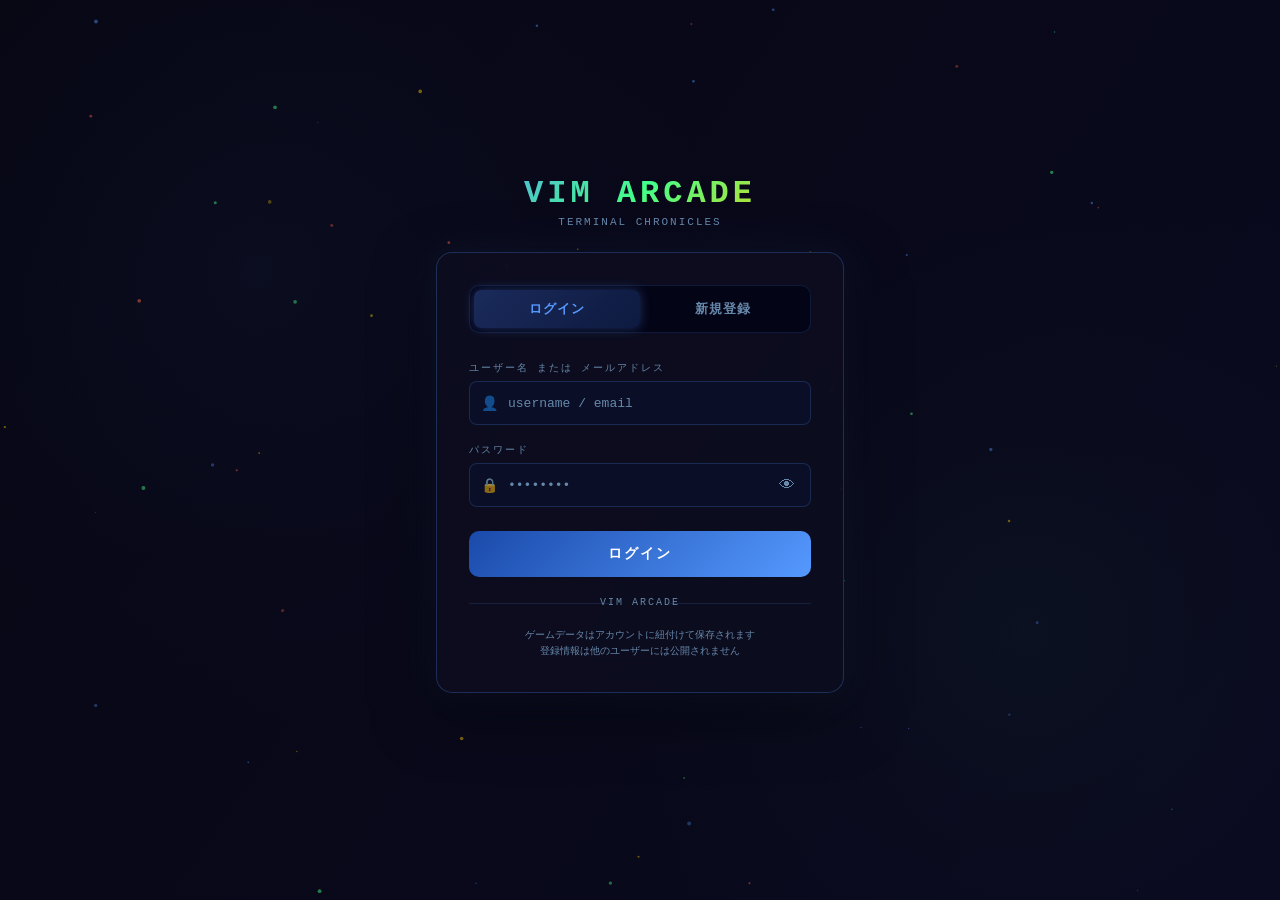
<file: login.html>
<!DOCTYPE html>
<html lang="ja">
<head>
  <meta charset="UTF-8">
  <meta name="viewport" content="width=device-width, initial-scale=1.0">
  <title>VIM ARCADE — ログイン / 新規登録</title>
  <meta name="description" content="VIM ARCADEにログインしてVimコマンドで戦うRPGをプレイ。無料登録ですぐ遊べます。">
  <meta property="og:title" content="VIM ARCADE — ログイン">
  <meta property="og:description" content="Vimコマンドで戦う無料ブラウザRPG。今すぐ無料登録！">
  <meta property="og:type" content="website">
  <meta property="og:url" content="https://yu-philia-ctrl.github.io/vimman-game/login.html">
  <meta property="og:image" content="https://yu-philia-ctrl.github.io/vimman-game/ogp.png">
  <meta name="twitter:card" content="summary_large_image">
  <meta name="robots" content="noindex, follow">
  <link rel="canonical" href="https://yu-philia-ctrl.github.io/vimman-game/login.html">
  <style>
    *, *::before, *::after { box-sizing: border-box; margin: 0; padding: 0; }

    :root {
      --bg:        #070714;
      --card:      rgba(14, 14, 32, 0.85);
      --border:    rgba(85, 153, 255, 0.25);
      --border-h:  rgba(85, 153, 255, 0.7);
      --blue:      #5599ff;
      --green:     #44ff88;
      --gold:      #ffcc00;
      --red:       #ff4466;
      --text:      #ddeeff;
      --sub:       #6688aa;
      --input-bg:  rgba(10, 15, 40, 0.9);
    }

    body {
      min-height: 100vh;
      background: var(--bg);
      font-family: 'Courier New', Courier, monospace;
      color: var(--text);
      display: flex;
      flex-direction: column;
      align-items: center;
      justify-content: center;
      overflow-y: auto;
      overflow-x: hidden;
      position: relative;
      -webkit-overflow-scrolling: touch;
    }

    /* ── Animated background ── */
    .bg-canvas {
      position: fixed; inset: 0;
      pointer-events: none;
      z-index: 0;
    }

    /* ── Grid overlay ── */
    body::before {
      content: '';
      position: fixed; inset: 0;
      background-image:
        linear-gradient(rgba(85,153,255,0.03) 1px, transparent 1px),
        linear-gradient(90deg, rgba(85,153,255,0.03) 1px, transparent 1px);
      background-size: 40px 40px;
      z-index: 0;
      pointer-events: none;
    }

    /* ── Card ── */
    .auth-wrap {
      position: relative; z-index: 10;
      width: 100%; max-width: 440px;
      padding: 16px;
    }

    .logo {
      text-align: center;
      margin-bottom: 24px;
    }
    .logo h1 {
      font-size: 32px;
      font-weight: bold;
      letter-spacing: 4px;
      background: linear-gradient(135deg, #5599ff, #44ff88, #ffcc00);
      -webkit-background-clip: text;
      -webkit-text-fill-color: transparent;
      background-clip: text;
      text-shadow: none;
    }
    .logo p {
      color: var(--sub);
      font-size: 11px;
      letter-spacing: 2px;
      margin-top: 4px;
    }

    .card {
      background: var(--card);
      border: 1px solid var(--border);
      border-radius: 16px;
      padding: 32px;
      backdrop-filter: blur(20px);
      box-shadow:
        0 0 40px rgba(85,153,255,0.08),
        0 20px 60px rgba(0,0,0,0.5);
      transition: border-color 0.3s;
    }
    .card:hover { border-color: var(--border-h); }

    /* ── Tabs ── */
    .tabs {
      display: flex;
      background: rgba(0,0,20,0.6);
      border-radius: 10px;
      padding: 4px;
      margin-bottom: 28px;
      border: 1px solid rgba(85,153,255,0.15);
    }
    .tab-btn {
      flex: 1;
      padding: 10px;
      border: none;
      background: transparent;
      color: var(--sub);
      font-family: inherit;
      font-size: 13px;
      font-weight: bold;
      letter-spacing: 1px;
      cursor: pointer;
      border-radius: 7px;
      transition: all 0.2s;
    }
    .tab-btn.active {
      background: linear-gradient(135deg, #1a2a5a, #0d1a40);
      color: var(--blue);
      box-shadow: 0 0 12px rgba(85,153,255,0.3);
    }
    .tab-btn:hover:not(.active) { color: var(--text); }

    /* ── Form panel ── */
    .form-panel { display: none; }
    .form-panel.active { display: block; }

    /* ── Fields ── */
    .field {
      margin-bottom: 18px;
    }
    .field label {
      display: block;
      font-size: 10px;
      letter-spacing: 2px;
      color: var(--sub);
      margin-bottom: 6px;
      text-transform: uppercase;
    }
    .field-wrap {
      position: relative;
    }
    .field-icon {
      position: absolute;
      left: 12px; top: 50%;
      transform: translateY(-50%);
      font-size: 14px;
      pointer-events: none;
      opacity: 0.6;
    }
    .field input {
      width: 100%;
      padding: 12px 12px 12px 38px;
      background: var(--input-bg);
      border: 1px solid rgba(85,153,255,0.2);
      border-radius: 8px;
      color: var(--text);
      font-family: inherit;
      font-size: 16px; /* iOS zoom防止: 16px未満だとSafariがズームする */
      outline: none;
      transition: all 0.2s;
    }
    .field input:focus {
      border-color: var(--blue);
      box-shadow: 0 0 0 3px rgba(85,153,255,0.15);
      background: rgba(15, 22, 55, 0.95);
    }
    .field input::placeholder { color: var(--sub); font-size: 13px; }

    /* ── Submit button ── */
    .btn-submit {
      width: 100%;
      padding: 14px;
      margin-top: 6px;
      border: none;
      border-radius: 10px;
      background: linear-gradient(135deg, #1a4aaa, #5599ff);
      color: #fff;
      font-family: inherit;
      font-size: 14px;
      font-weight: bold;
      letter-spacing: 2px;
      cursor: pointer;
      transition: all 0.2s;
      position: relative;
      overflow: hidden;
    }
    .btn-submit::before {
      content: '';
      position: absolute; inset: 0;
      background: linear-gradient(135deg, rgba(255,255,255,0.1), transparent);
      opacity: 0;
      transition: opacity 0.2s;
    }
    .btn-submit:hover::before { opacity: 1; }
    .btn-submit:hover { transform: translateY(-1px); box-shadow: 0 6px 20px rgba(85,153,255,0.4); }
    .btn-submit:active { transform: translateY(0); }
    .btn-submit:disabled { opacity: 0.5; cursor: not-allowed; transform: none; }

    /* ── Spinner ── */
    .spinner {
      display: inline-block;
      width: 14px; height: 14px;
      border: 2px solid rgba(255,255,255,0.3);
      border-top-color: #fff;
      border-radius: 50%;
      animation: spin 0.7s linear infinite;
      vertical-align: middle;
      margin-right: 8px;
    }
    @keyframes spin { to { transform: rotate(360deg); } }

    /* ── Alert ── */
    .alert {
      padding: 12px 14px;
      border-radius: 8px;
      font-size: 12px;
      line-height: 1.5;
      margin-bottom: 16px;
      display: none;
      align-items: flex-start;
      gap: 8px;
    }
    .alert.show { display: flex; }
    .alert.error {
      background: rgba(255, 50, 80, 0.12);
      border: 1px solid rgba(255, 50, 80, 0.4);
      color: #ff8899;
    }
    .alert.success {
      background: rgba(68, 255, 136, 0.1);
      border: 1px solid rgba(68, 255, 136, 0.3);
      color: var(--green);
    }
    .alert-icon { font-size: 16px; flex-shrink: 0; margin-top: 1px; }

    /* ── Divider ── */
    .divider {
      text-align: center;
      color: var(--sub);
      font-size: 10px;
      letter-spacing: 2px;
      margin: 20px 0;
      position: relative;
    }
    .divider::before, .divider::after {
      content: '';
      position: absolute;
      top: 50%; width: calc(50% - 30px);
      height: 1px;
      background: rgba(85,153,255,0.15);
    }
    .divider::before { left: 0; }
    .divider::after  { right: 0; }

    /* ── Footer note ── */
    .auth-note {
      text-align: center;
      font-size: 10px;
      color: var(--sub);
      margin-top: 20px;
      line-height: 1.6;
    }

    /* ── Password strength ── */
    .pw-strength {
      height: 3px;
      border-radius: 2px;
      margin-top: 6px;
      background: rgba(255,255,255,0.05);
      overflow: hidden;
    }
    .pw-bar {
      height: 100%;
      border-radius: 2px;
      transition: all 0.3s;
      width: 0%;
    }

    /* ── Password toggle button ── */
    .pw-toggle {
      position: absolute;
      right: 10px; top: 50%;
      transform: translateY(-50%);
      background: none;
      border: none;
      cursor: pointer;
      font-size: 16px;
      padding: 4px 6px;
      color: var(--sub);
      line-height: 1;
      -webkit-tap-highlight-color: transparent;
      touch-action: manipulation;
    }
    .pw-toggle:hover { color: var(--text); }
    /* パスワードフィールドは右側にトグルボタン分のpadding */
    .field-wrap input[type="password"],
    .field-wrap input[type="text"].pw-field {
      padding-right: 40px;
    }

    /* ── iPhone用: カード内スクロール対応 ── */
    @media (max-width: 480px) {
      .auth-wrap { padding: 12px; }
      .card { padding: 20px 16px; border-radius: 12px; }
      .logo h1 { font-size: 26px; }
      body { justify-content: flex-start; padding-top: 20px; }
    }

    /* ── First-user note ── */
    .admin-note {
      background: rgba(255, 204, 0, 0.08);
      border: 1px solid rgba(255, 204, 0, 0.25);
      border-radius: 8px;
      padding: 10px 14px;
      font-size: 11px;
      color: #ccaa44;
      margin-bottom: 18px;
      display: none;
    }

    /* ── Particles ── */
    @keyframes float {
      0%, 100% { transform: translateY(0) rotate(0deg); opacity: 0.4; }
      50% { transform: translateY(-20px) rotate(180deg); opacity: 0.8; }
    }
  </style>
</head>
<body>

<canvas class="bg-canvas" id="bgCanvas"></canvas>

<div class="auth-wrap">
  <div class="logo">
    <h1>VIM ARCADE</h1>
    <p>TERMINAL CHRONICLES</p>
  </div>

  <div class="card">
    <!-- Tab switcher -->
    <div class="tabs">
      <button class="tab-btn active" id="tab-login" onclick="switchTab('login')">ログイン</button>
      <button class="tab-btn"        id="tab-reg"   onclick="switchTab('reg')">新規登録</button>
    </div>

    <!-- Login form -->
    <div class="form-panel active" id="panel-login">
      <div class="alert error" id="login-err">
        <span class="alert-icon">⚠</span><span id="login-err-msg"></span>
      </div>
      <div class="alert success" id="login-ok">
        <span class="alert-icon">✓</span><span>ログイン成功！ゲームへ移動します…</span>
      </div>

      <div class="field">
        <label>ユーザー名 または メールアドレス</label>
        <div class="field-wrap">
          <span class="field-icon">👤</span>
          <input type="text" id="login-id" placeholder="username / email" autocomplete="username">
        </div>
      </div>

      <div class="field">
        <label>パスワード</label>
        <div class="field-wrap">
          <span class="field-icon">🔒</span>
          <input type="password" id="login-pw" placeholder="••••••••" autocomplete="current-password">
          <button type="button" class="pw-toggle" onclick="togglePw('login-pw', this)" title="パスワードを表示">👁</button>
        </div>
      </div>

      <button class="btn-submit" id="login-btn" onclick="doLogin()">ログイン</button>
    </div>

    <!-- Register form -->
    <div class="form-panel" id="panel-reg">
      <!-- admin-note は非表示 (管理者はオーナーのみ) -->

      <div class="alert error" id="reg-err">
        <span class="alert-icon">⚠</span><span id="reg-err-msg"></span>
      </div>
      <div class="alert success" id="reg-ok">
        <span class="alert-icon">✓</span><span>登録完了！ゲームへ移動します…</span>
      </div>

      <div class="field">
        <label>ユーザー名</label>
        <div class="field-wrap">
          <span class="field-icon">👤</span>
          <input type="text" id="reg-name" placeholder="3文字以上 (英数字・日本語)" autocomplete="username">
        </div>
      </div>

      <div class="field">
        <label>メールアドレス</label>
        <div class="field-wrap">
          <span class="field-icon">✉</span>
          <input type="email" id="reg-email" placeholder="you@example.com" autocomplete="email">
        </div>
      </div>

      <div class="field">
        <label>パスワード</label>
        <div class="field-wrap">
          <span class="field-icon">🔒</span>
          <input type="password" id="reg-pw" placeholder="6文字以上" autocomplete="new-password" oninput="checkStrength(this.value)">
          <button type="button" class="pw-toggle" onclick="togglePw('reg-pw', this)" title="パスワードを表示">👁</button>
        </div>
        <div class="pw-strength"><div class="pw-bar" id="pw-bar"></div></div>
      </div>

      <div class="field">
        <label>パスワード（確認）</label>
        <div class="field-wrap">
          <span class="field-icon">🔒</span>
          <input type="password" id="reg-pw2" placeholder="••••••••" autocomplete="new-password">
          <button type="button" class="pw-toggle" onclick="togglePw('reg-pw2', this)" title="パスワードを表示">👁</button>
        </div>
      </div>

      <button class="btn-submit" id="reg-btn" onclick="doRegister()">アカウント作成</button>
    </div>

    <div class="divider">VIM ARCADE</div>
    <div class="auth-note">
      ゲームデータはアカウントに紐付けて保存されます<br>
      登録情報は他のユーザーには公開されません
    </div>
  </div>
</div>

<!-- Google AdSense 自動広告 -->
<script async src="https://pagead2.googlesyndication.com/pagead/js/adsbygoogle.js?client=ca-pub-3016615146886765" crossorigin="anonymous"></script>
<!-- ログイン画面 AdSense バナー -->
<div style="text-align:center;margin:16px 0;position:relative;z-index:10;">
  <ins class="adsbygoogle"
       style="display:block"
       data-ad-client="ca-pub-3016615146886765"
       data-ad-slot="auto"
       data-ad-format="auto"
       data-full-width-responsive="true"></ins>
  <script>(adsbygoogle = window.adsbygoogle || []).push({});</script>
</div>
<script src="auth.js"></script>
<script>
  // ── Background canvas animation ───────────────────────────────
  (function() {
    const canvas = document.getElementById('bgCanvas');
    const ctx    = canvas.getContext('2d');
    let W, H, particles = [];

    function resize() {
      W = canvas.width  = window.innerWidth;
      H = canvas.height = window.innerHeight;
    }

    function initParticles() {
      particles = [];
      for (let i = 0; i < 60; i++) {
        particles.push({
          x: Math.random() * W, y: Math.random() * H,
          vx: (Math.random() - 0.5) * 0.4, vy: (Math.random() - 0.5) * 0.4,
          r: Math.random() * 1.5 + 0.5,
          a: Math.random(),
          col: ['#5599ff','#44ff88','#ffcc00','#ff6644'][Math.floor(Math.random()*4)],
        });
      }
    }

    function draw() {
      ctx.clearRect(0, 0, W, H);

      // Gradient bg
      const g = ctx.createLinearGradient(0, 0, W, H);
      g.addColorStop(0, '#070714');
      g.addColorStop(1, '#0a0a20');
      ctx.fillStyle = g;
      ctx.fillRect(0, 0, W, H);

      // Glow orbs
      ['rgba(85,153,255,0.04)','rgba(68,255,136,0.03)'].forEach((c, i) => {
        const gx = ctx.createRadialGradient(W*(i?0.8:0.2), H*(i?0.7:0.3), 0, W*(i?0.8:0.2), H*(i?0.7:0.3), W*0.4);
        gx.addColorStop(0, c);
        gx.addColorStop(1, 'transparent');
        ctx.fillStyle = gx;
        ctx.fillRect(0, 0, W, H);
      });

      // Particles
      particles.forEach(p => {
        p.x += p.vx; p.y += p.vy;
        p.a += 0.008;
        if (p.x < 0 || p.x > W) p.vx *= -1;
        if (p.y < 0 || p.y > H) p.vy *= -1;
        ctx.save();
        ctx.globalAlpha = (Math.sin(p.a) * 0.5 + 0.5) * 0.5;
        ctx.fillStyle = p.col;
        ctx.beginPath();
        ctx.arc(p.x, p.y, p.r, 0, Math.PI * 2);
        ctx.fill();
        ctx.restore();
      });

      requestAnimationFrame(draw);
    }

    window.addEventListener('resize', () => { resize(); initParticles(); });
    resize(); initParticles(); draw();
  })();

  // ── Auth check ────────────────────────────────────────────────
  window.addEventListener('DOMContentLoaded', function() {
    if (window.GameAuth && window.GameAuth.isLoggedIn()) {
      location.href = 'index.html';
      return;
    }

    // Enter key support
    document.addEventListener('keydown', e => {
      if (e.key !== 'Enter') return;
      const panel = document.querySelector('.form-panel.active').id;
      if (panel === 'panel-login') doLogin();
      else doRegister();
    });
  });

  // ── Tab switch ────────────────────────────────────────────────
  function switchTab(tab) {
    document.querySelectorAll('.tab-btn').forEach(b => b.classList.remove('active'));
    document.querySelectorAll('.form-panel').forEach(p => p.classList.remove('active'));
    document.getElementById('tab-' + tab).classList.add('active');
    document.getElementById('panel-' + tab).classList.add('active');
  }

  // ── Password visibility toggle ────────────────────────────────
  function togglePw(inputId, btn) {
    const input = document.getElementById(inputId);
    if (input.type === 'password') {
      input.type = 'text';
      btn.textContent = '🙈';
      btn.title = 'パスワードを隠す';
    } else {
      input.type = 'password';
      btn.textContent = '👁';
      btn.title = 'パスワードを表示';
    }
  }

  // ── Password strength ─────────────────────────────────────────
  function checkStrength(pw) {
    const bar = document.getElementById('pw-bar');
    let score = 0;
    if (pw.length >= 6)  score++;
    if (pw.length >= 10) score++;
    if (/[A-Z]/.test(pw)) score++;
    if (/[0-9]/.test(pw)) score++;
    if (/[^a-zA-Z0-9]/.test(pw)) score++;
    const pct   = (score / 5) * 100;
    const color = score <= 1 ? '#ff4466' : score <= 3 ? '#ffcc00' : '#44ff88';
    bar.style.width = pct + '%';
    bar.style.background = color;
  }

  // ── Alert helpers ─────────────────────────────────────────────
  function showErr(prefix, msg) {
    const el = document.getElementById(prefix + '-err');
    document.getElementById(prefix + '-err-msg').textContent = msg;
    el.classList.add('show');
    document.getElementById(prefix + '-ok').classList.remove('show');
    // Shake animation
    const card = document.querySelector('.card');
    card.style.animation = 'none';
    requestAnimationFrame(() => { card.style.animation = ''; });
  }

  function showOk(prefix) {
    document.getElementById(prefix + '-ok').classList.add('show');
    document.getElementById(prefix + '-err').classList.remove('show');
  }

  function setLoading(btnId, loading, label) {
    const btn = document.getElementById(btnId);
    btn.disabled = loading;
    btn.innerHTML = loading
      ? '<span class="spinner"></span>処理中…'
      : label;
  }

  // ── Login ─────────────────────────────────────────────────────
  async function doLogin() {
    const id = document.getElementById('login-id').value.trim();
    const pw = document.getElementById('login-pw').value;

    if (!id || !pw) { showErr('login', '全項目を入力してください'); return; }

    setLoading('login-btn', true, 'ログイン');
    const res = await window.GameAuth.login(id, pw);
    setLoading('login-btn', false, 'ログイン');

    if (!res.ok) { showErr('login', res.error); return; }

    showOk('login');
    setTimeout(() => {
      const next = new URLSearchParams(location.search).get('next');
      location.href = (next && /^[a-zA-Z0-9_\-]+\.html$/.test(next)) ? next : 'index.html';
    }, 800);
  }

  // ── Register ──────────────────────────────────────────────────
  async function doRegister() {
    const name  = document.getElementById('reg-name').value;
    const email = document.getElementById('reg-email').value;
    const pw    = document.getElementById('reg-pw').value;
    const pw2   = document.getElementById('reg-pw2').value;

    if (pw !== pw2) { showErr('reg', 'パスワードが一致しません'); return; }

    setLoading('reg-btn', true, 'アカウント作成');
    const res = await window.GameAuth.register(name, email, pw);
    setLoading('reg-btn', false, 'アカウント作成');

    if (!res.ok) { showErr('reg', res.error); return; }

    showOk('reg');
    setTimeout(() => { location.href = 'index.html'; }, 800);
  }
</script>
</body>
</html>
</file>
